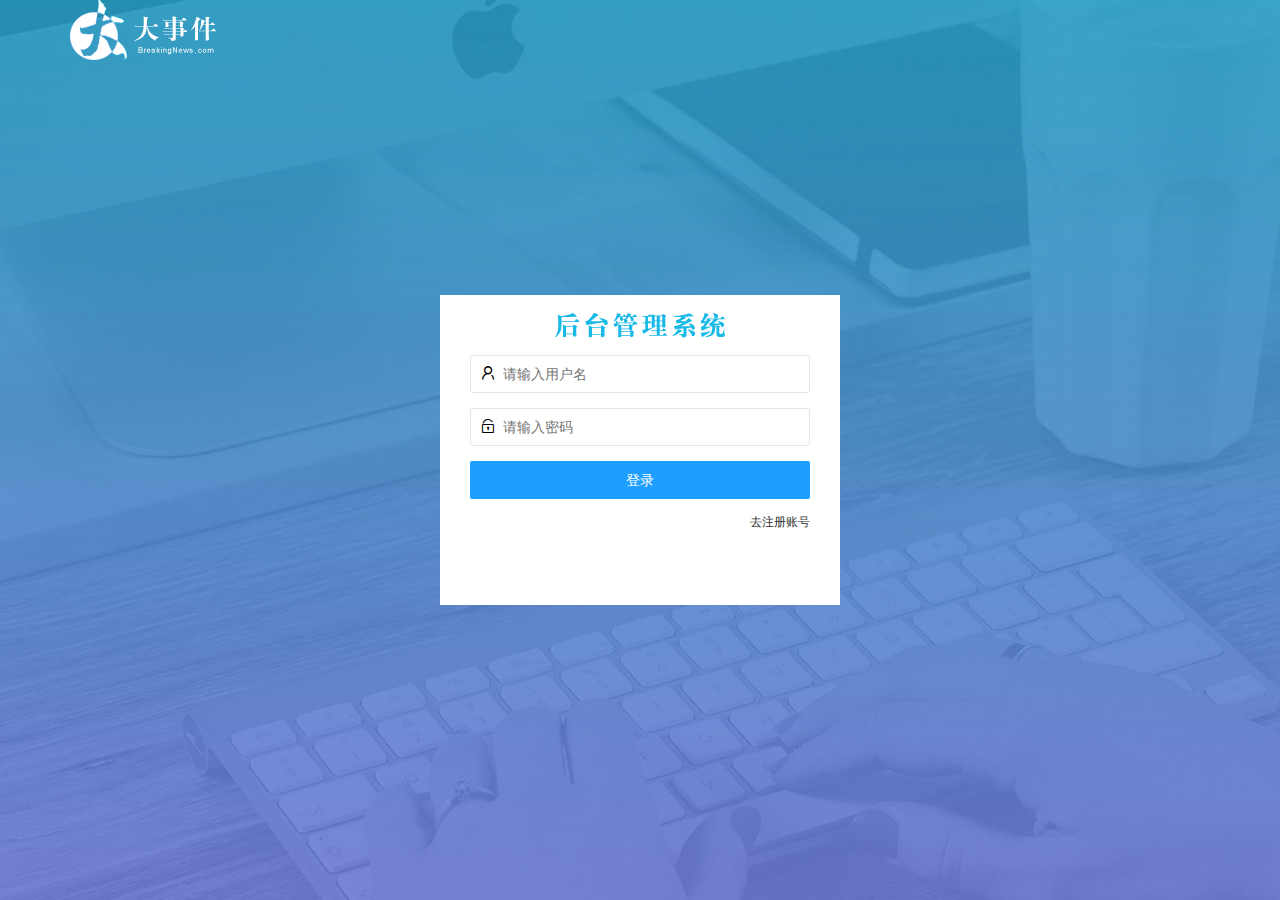
<file: login.html>
<!DOCTYPE html>
<html lang="en">

<head>
    <meta charset="UTF-8">
    <meta http-equiv="X-UA-Compatible" content="IE=edge">
    <meta name="viewport" content="width=device-width, initial-scale=1.0">
    <title>大事件-登录/注册</title>
    <!-- 导入自己的样式 -->
    <link rel="stylesheet" href="./assets/css/login.css">
    <!-- 导入layui样式 -->
    <link rel="stylesheet" href="./assets/lib/layui/css/layui.css">

</head>

<body>
    <!-- 头部 logo 区域 -->
    <div class="layui-main">
        <img src="./assets/images/logo.png" alt="">
    </div>
    <!-- 登录注册区域 -->
    <div class="loginAndRegBox">
        <div class="title-box"></div>
        <!-- 登录的div -->
        <div class="login-box">
            <!-- 登录的表单 -->
            <form class="layui-form" id="form_login">
                <!-- 用户名 -->
                <div class="layui-form-item">
                    <i class="layui-icon layui-icon-username"></i> 
                    <input type="text" name="username" required lay-verify="required" placeholder="请输入用户名"
                        autocomplete="off" class="layui-input">
                </div>
                <!-- 密码 -->
                <div class="layui-form-item">
                    <i class="layui-icon layui-icon-password"></i>
                    <input type="password" name="password" required lay-verify="required|pwd" placeholder="请输入密码"
                        autocomplete="off" class="layui-input">
                </div>
                <!-- 登录按钮 -->
                <div class="layui-form-item">
                    <button class="layui-btn layui-btn-fluid layui-btn-normal" lay-submit>登录</button>
                </div>
                <div class="layui-form-item links"> <a href="javascript:;" id="link_reg">去注册账号</a></div>
            </form>
         </div>
        <!-- 注册的div -->
        <div class="reg-box">
            <form class="layui-form" id="form_reg">
                <!-- 用户名 -->
                <div class="layui-form-item">
                    <i class="layui-icon layui-icon-username"></i> 
                    <input type="text" name="username" required lay-verify="required" placeholder="请输入用户名"
                        autocomplete="off" class="layui-input">
                </div>
                <!-- 密码 -->
                <div class="layui-form-item">
                    <i class="layui-icon layui-icon-password"></i>
                    <input type="password" name="password" required lay-verify="required|pwd" placeholder="请输入密码"
                        autocomplete="off" class="layui-input">
                </div>
                <!-- 再次确认密码 -->
                <div class="layui-form-item">
                    <i class="layui-icon layui-icon-password"></i>
                    <input type="password" name="repassword" required lay-verify="required|pwd|repwd" placeholder="请再次输入密码"
                        autocomplete="off" class="layui-input">
                </div>
                <!-- 登录按钮 -->
                <div class="layui-form-item">
                    <button class="layui-btn layui-btn-fluid layui-btn-normal" lay-submit>注册</button>
                </div>
                <div class="layui-form-item links"> <a href="javascript:;" id="link_login">去登录</a></div>
            </form>
            
        </div>

    </div>

    <!-- 导入Layui js文件 -->
    <script src="./assets/lib/layui/layui.all.js"></script>
    <!-- 导入jQuery -->
    <script src="./assets/lib/jquery.js"></script>
    <!-- 导入baseApi.js -->
    <script src="./assets/js/baseAPI.js"></script>
    <!-- 导入自己的js -->
    <Script src="./assets/js/login.js"></Script>
</body>

</html>
</file>
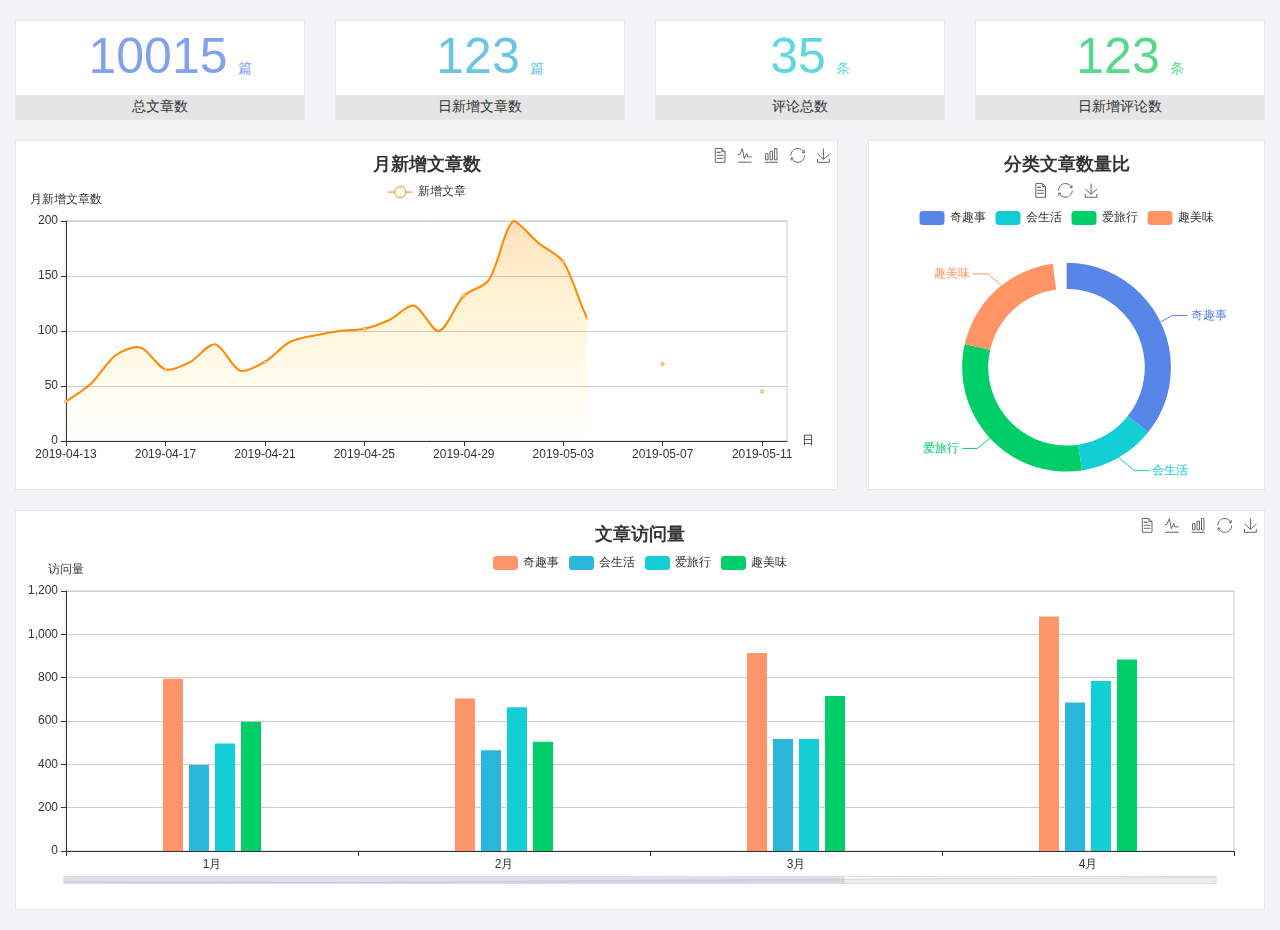
<file: home/dashboard.html>
<!DOCTYPE html>
<html lang="en">

<head>
  <meta charset="UTF-8">
  <meta name="viewport" content="width=device-width, initial-scale=1.0">
  <meta http-equiv="X-UA-Compatible" content="ie=edge">
  <title>图表统计</title>
  <link rel="stylesheet" href="../../assets/lib/bootstrap.css" />
  <link rel="stylesheet" href="../../assets/lib/main.css" />
  <script src="../../assets/lib/jquery.js"></script>
  <script type="text/javascript" src="../../assets/lib/echarts.min.js"></script>
</head>

<body>
  <div class="container-fluid">
    <div class="row spannel_list">
      <div class="col-sm-3 col-xs-6">
        <div class="spannel">
          <em>10015</em><span>篇</span>
          <b>总文章数</b>
        </div>
      </div>
      <div class="col-sm-3 col-xs-6">
        <div class="spannel scolor01">
          <em>123</em><span>篇</span>
          <b>日新增文章数</b>
        </div>
      </div>
      <div class="col-sm-3 col-xs-6">
        <div class="spannel scolor02">
          <em>35</em><span>条</span>
          <b>评论总数</b>
        </div>
      </div>
      <div class="col-sm-3 col-xs-6">
        <div class="spannel scolor03">
          <em>123</em><span>条</span>
          <b>日新增评论数</b>
        </div>
      </div>
    </div>
  </div>

  <div class="container-fluid">
    <div class="row curve-pie">
      <div class="col-lg-8 col-md-8">
        <div class="gragh_pannel" id="curve_show"></div>
      </div>
      <div class="col-lg-4 col-md-4">
        <div class="gragh_pannel" id="pie_show"></div>
      </div>
    </div>
  </div>

  <div class="container-fluid">
    <div class="column_pannel" id="column_show"></div>
  </div>

  <script>
    var oChart = echarts.init(document.getElementById('curve_show'));
    var aList_all = [
      { 'count': 36, 'date': '2019-04-13' },
      { 'count': 52, 'date': '2019-04-14' },
      { 'count': 78, 'date': '2019-04-15' },
      { 'count': 85, 'date': '2019-04-16' },
      { 'count': 65, 'date': '2019-04-17' },
      { 'count': 72, 'date': '2019-04-18' },
      { 'count': 88, 'date': '2019-04-19' },
      { 'count': 64, 'date': '2019-04-20' },
      { 'count': 72, 'date': '2019-04-21' },
      { 'count': 90, 'date': '2019-04-22' },
      { 'count': 96, 'date': '2019-04-23' },
      { 'count': 100, 'date': '2019-04-24' },
      { 'count': 102, 'date': '2019-04-25' },
      { 'count': 110, 'date': '2019-04-26' },
      { 'count': 123, 'date': '2019-04-27' },
      { 'count': 100, 'date': '2019-04-28' },
      { 'count': 132, 'date': '2019-04-29' },
      { 'count': 146, 'date': '2019-04-30' },
      { 'count': 200, 'date': '2019-05-01' },
      { 'count': 180, 'date': '2019-05-02' },
      { 'count': 163, 'date': '2019-05-03' },
      { 'count': 110, 'date': '2019-05-04' },
      { 'count': 80, 'date': '2019-05-05' },
      { 'count': 82, 'date': '2019-05-06' },
      { 'count': 70, 'date': '2019-05-07' },
      { 'count': 65, 'date': '2019-05-08' },
      { 'count': 54, 'date': '2019-05-09' },
      { 'count': 40, 'date': '2019-05-10' },
      { 'count': 45, 'date': '2019-05-11' },
      { 'count': 38, 'date': '2019-05-12' },
    ];

    let aCount = [];
    let aDate = [];

    for (var i = 0; i < aList_all.length; i++) {
      aCount.push(aList_all[i].count);
      aDate.push(aList_all[i].date);
    }

    var chartopt = {
      title: {
        text: '月新增文章数',
        left: 'center',
        top: '10'
      },
      tooltip: {
        trigger: 'axis'
      },
      legend: {
        data: ['新增文章'],
        top: '40'
      },
      toolbox: {
        show: true,
        feature: {
          mark: { show: true },
          dataView: { show: true, readOnly: false },
          magicType: { show: true, type: ['line', 'bar'] },
          restore: { show: true },
          saveAsImage: { show: true }
        }
      },
      calculable: true,
      xAxis: [
        {
          name: '日',
          type: 'category',
          boundaryGap: false,
          data: aDate
        }
      ],
      yAxis: [
        {
          name: '月新增文章数',
          type: 'value'
        }
      ],
      series: [
        {
          name: '新增文章',
          type: 'line',
          smooth: true,
          itemStyle: { normal: { areaStyle: { type: 'default' }, color: '#f80' }, lineStyle: { color: '#f80' } },
          data: aCount
        }],
      areaStyle: {
        normal: {
          color: new echarts.graphic.LinearGradient(0, 0, 0, 1, [{
            offset: 0,
            color: 'rgba(255,136,0,0.39)'
          }, {
            offset: .34,
            color: 'rgba(255,180,0,0.25)'
          }, {
            offset: 1,
            color: 'rgba(255,222,0,0.00)'
          }])

        }
      },
      grid: {
        show: true,
        x: 50,
        x2: 50,
        y: 80,
        height: 220
      }
    };

    oChart.setOption(chartopt);


    var oPie = echarts.init(document.getElementById('pie_show'));
    var oPieopt =
    {
      title: {
        top: 10,
        text: '分类文章数量比',
        x: 'center'
      },
      tooltip: {
        trigger: 'item',
        formatter: "{a} <br/>{b} : {c} ({d}%)"
      },
      color: ['#5885e8', '#13cfd5', '#00ce68', '#ff9565'],
      legend: {
        x: 'center',
        top: 65,
        data: ['奇趣事', '会生活', '爱旅行', '趣美味']
      },
      toolbox: {
        show: true,
        x: 'center',
        top: 35,
        feature: {
          mark: { show: true },
          dataView: { show: true, readOnly: false },
          magicType: {
            show: true,
            type: ['pie', 'funnel'],
            option: {
              funnel: {
                x: '25%',
                width: '50%',
                funnelAlign: 'left',
                max: 1548
              }
            }
          },
          restore: { show: true },
          saveAsImage: { show: true }
        }
      },
      calculable: true,
      series: [
        {
          name: '访问来源',
          type: 'pie',
          radius: ['45%', '60%'],
          center: ['50%', '65%'],
          data: [
            { value: 300, name: '奇趣事' },
            { value: 100, name: '会生活' },
            { value: 260, name: '爱旅行' },
            { value: 180, name: '趣美味' }
          ]
        }
      ]
    };
    oPie.setOption(oPieopt);



    var oColumn = this.echarts.init(document.getElementById('column_show'));
    var oColumnopt =
    {
      title: {
        text: '文章访问量',
        left: 'center',
        top: '10'
      },
      tooltip: {
        trigger: 'axis'
      },
      legend: {
        data: ['奇趣事', '会生活', '爱旅行', '趣美味'],
        top: '40'
      },
      toolbox: {
        show: true,
        feature: {
          mark: { show: true },
          dataView: { show: true, readOnly: false },
          magicType: { show: true, type: ['line', 'bar'] },
          restore: { show: true },
          saveAsImage: { show: true }
        }
      },
      calculable: true,
      xAxis: [
        {
          type: 'category',
          data: ['1月', '2月', '3月', '4月', '5月']
        }
      ],
      yAxis: [
        {
          name: '访问量',
          type: 'value'
        }
      ],
      series: [
        {
          name: '奇趣事',
          type: 'bar',
          barWidth: 20,
          itemStyle: {
            normal: { areaStyle: { type: 'default' }, color: '#fd956a' }
          },
          data: [800, 708, 920, 1090, 1200]
        },
        {
          name: '会生活',
          type: 'bar',
          barWidth: 20,
          itemStyle: {
            normal: { areaStyle: { type: 'default' }, color: '#2bb6db' }
          },
          data: [400, 468, 520, 690, 800]
        },
        {
          name: '爱旅行',
          type: 'bar',
          barWidth: 20,
          itemStyle: {
            normal: { areaStyle: { type: 'default' }, color: '#13cfd5' }
          },
          data: [500, 668, 520, 790, 900]
        },
        {
          name: '趣美味',
          type: 'bar',
          barWidth: 20,
          itemStyle: {
            normal: { areaStyle: { type: 'default' }, color: '#00ce68' }
          },
          data: [600, 508, 720, 890, 1000]
        }
      ],
      grid: {
        show: true,
        x: 50,
        x2: 30,
        y: 80,
        height: 260
      },
      dataZoom: [//给x轴设置滚动条
        {
          start: 0,//默认为0
          end: 100 - 1000 / 31,//默认为100
          type: 'slider',
          show: true,
          xAxisIndex: [0],
          handleSize: 0,//滑动条的 左右2个滑动条的大小
          height: 8,//组件高度
          left: 45, //左边的距离
          right: 50,//右边的距离
          bottom: 26,//右边的距离
          handleColor: '#ddd',//h滑动图标的颜色
          handleStyle: {
            borderColor: "#cacaca",
            borderWidth: "1",
            shadowBlur: 2,
            background: "#ddd",
            shadowColor: "#ddd",
          }
        }]
    };
    oColumn.setOption(oColumnopt);
  </script>
</body>

</html>
</file>
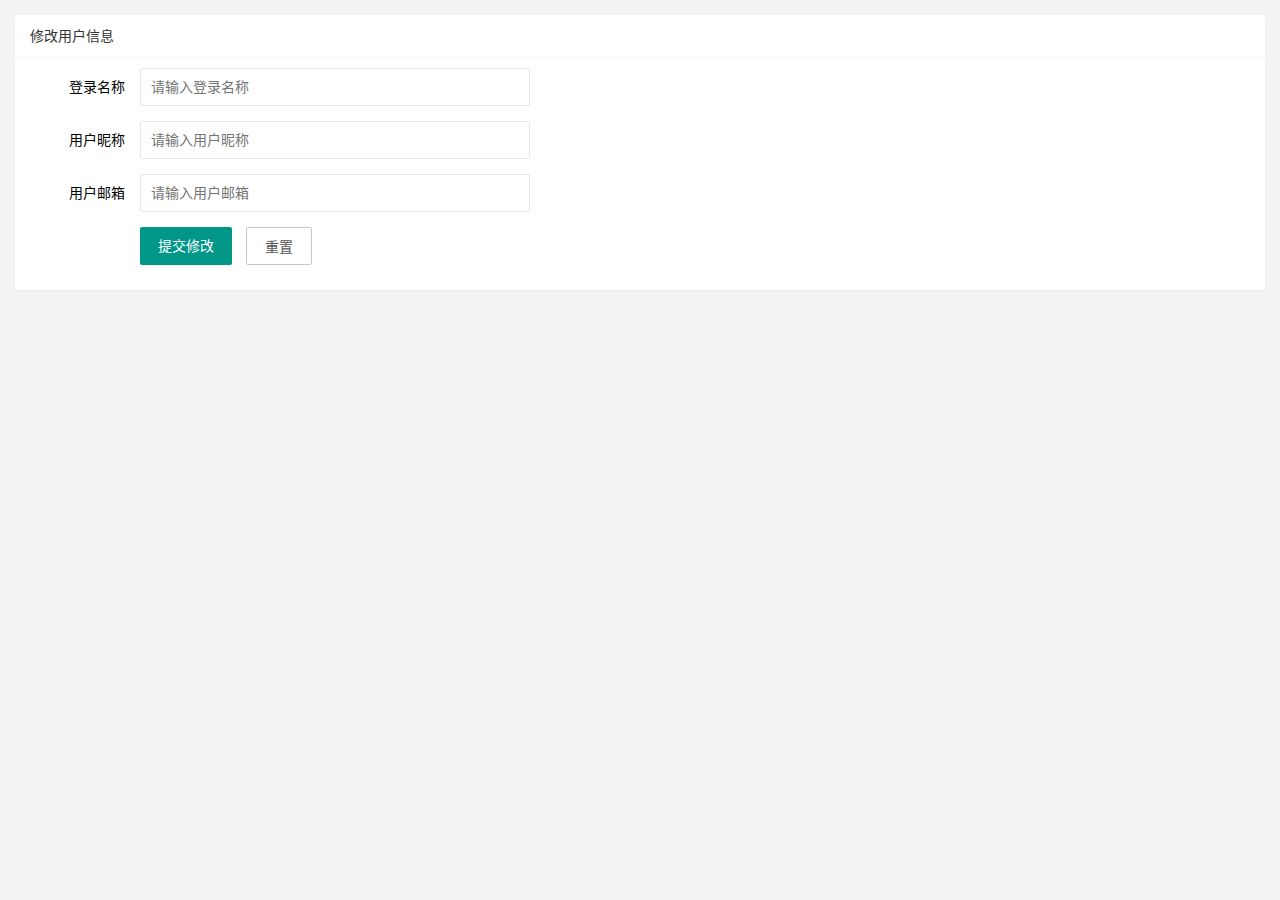
<file: user/user-info.html>
<!DOCTYPE html>
<html lang="zh-CN">

<head>
    <meta charset="UTF-8">
    <meta name="viewport"
        content="width=device-width, user-scalable=no, initial-scale=1.0, maximum-scale=1.0, minimum-scale=1.0">
    <meta http-equiv="X-UA-Compatible" content="ie=edge">
    <link rel="stylesheet" href="../assets/lib/layui/css/layui.css">
    <link rel="stylesheet" href="../assets/css/user/user_info.css">
    <title>Document</title>
</head>

<body>
    <div class="layui-card">
        <div class="layui-card-header">修改用户信息</div>
        <div class="layui-card-body">
            <!-- 表单区域 -->
            <form class="layui-form" lay-filter="formUserInfo">
                <!-- 这是隐藏域 -->
                <input type="hidden" name="id" value="">
                <div class="layui-form-item">
                    <label class="layui-form-label">登录名称</label>
                    <div class="layui-input-block">
                        <input type="text" name="username" required lay-verify="required" placeholder="请输入登录名称"
                            autocomplete="off" class="layui-input" readonly>
                    </div>
                </div>
                <div class="layui-form-item">
                    <label class="layui-form-label">用户昵称</label>
                    <div class="layui-input-block">
                        <input type="text" name="nickname" required lay-verify="required|nickname" placeholder="请输入用户昵称"
                            autocomplete="off" class="layui-input">
                    </div>
                </div>
                <div class="layui-form-item">
                    <label class="layui-form-label">用户邮箱</label>
                    <div class="layui-input-block">
                        <input type="text" name="email" required lay-verify="required|email" placeholder="请输入用户邮箱"
                            autocomplete="off" class="layui-input">
                    </div>
                </div>
                <div class="layui-form-item">
                    <div class="layui-input-block">
                      <button class="layui-btn" lay-submit lay-filter="formDemo">提交修改</button>
                      <button type="reset" class="layui-btn layui-btn-primary" id="binReset">重置</button>
                    </div>
                  </div>
            </form>
        </div>
    </div>

    <script src="../assets/lib/layui/layui.all.js"></script>
    <script src="../assets/lib/jquery.js"></script>
    <script src="../assets/js/baseAPI.js"></script>
    <script src="../assets/js/user/user_info.js"></script>
</body>

</html>
</file>
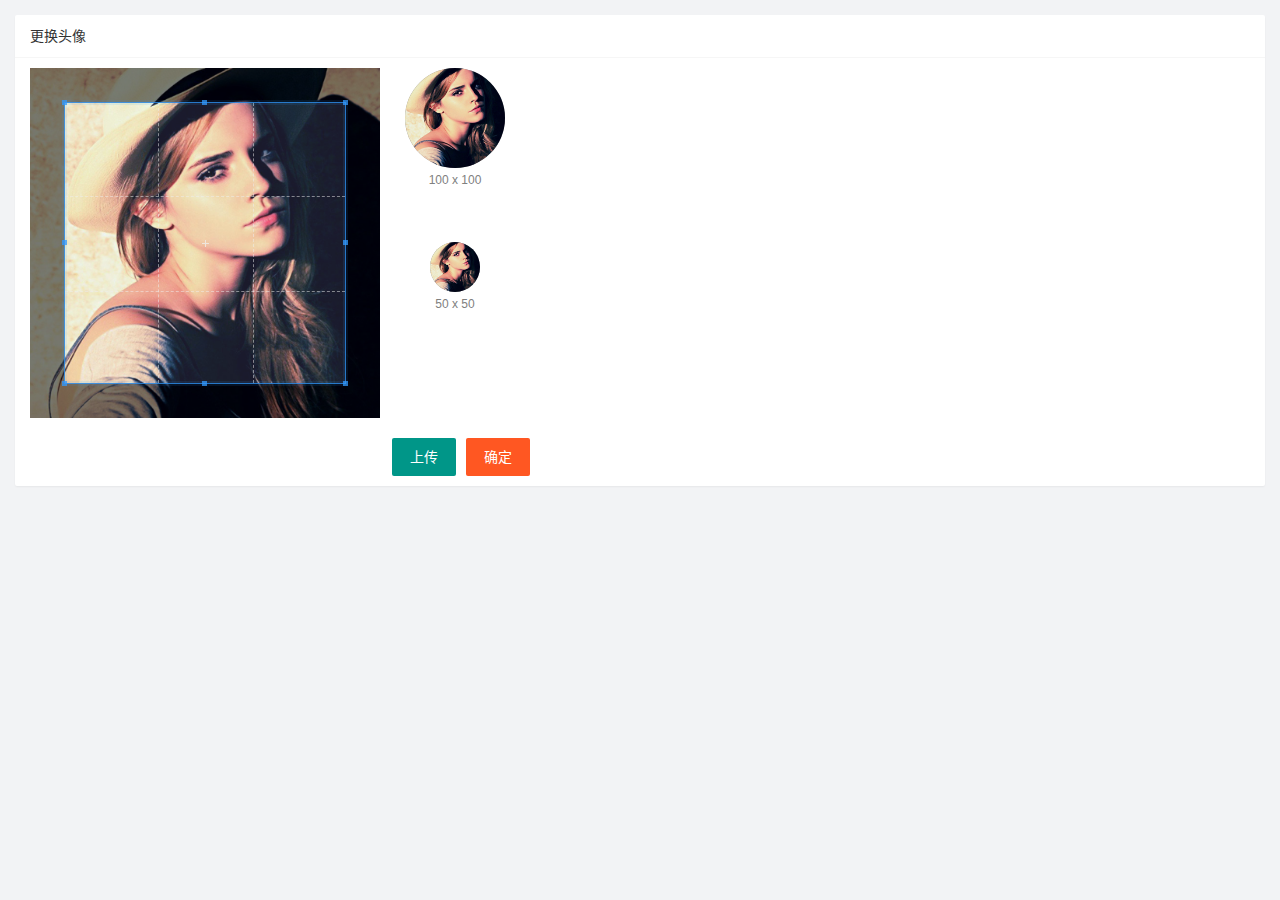
<file: user/user_avatar.html>
<!DOCTYPE html>
<html lang="zh-CN">

<head>
    <meta charset="UTF-8">
    <meta name="viewport"
        content="width=device-width, user-scalable=no, initial-scale=1.0, maximum-scale=1.0, minimum-scale=1.0">
    <meta http-equiv="X-UA-Compatible" content="ie=edge">
    <title>Document</title>
    <link rel="stylesheet" href="../assets/lib/layui/css/layui.css">
    <link rel="stylesheet" href="../assets/lib/cropper/cropper.css" />
    <link rel="stylesheet" href="../assets/css/user/user_avatar.css">
</head>

<body>
    <div class="layui-card">
        <div class="layui-card-header">更换头像</div>
        <div class="layui-card-body">
            <!-- 第一行的图片裁剪和预览区域 -->
            <div class="row1">
                <!-- 图片裁剪区域 -->
                <div class="cropper-box">
                    <!-- 这个 img 标签很重要，将来会把它初始化为裁剪区域 -->
                    <img id="image" src="/assets/images/sample.jpg" />
                </div>
                <!-- 图片的预览区域 -->
                <div class="preview-box">
                    <div>
                        <!-- 宽高为 100px 的预览区域 -->
                        <div class="img-preview w100"></div>
                        <p class="size">100 x 100</p>
                    </div>
                    <div>
                        <!-- 宽高为 50px 的预览区域 -->
                        <div class="img-preview w50"></div>
                        <p class="size">50 x 50</p>
                    </div>
                </div>
            </div>

            <!-- 第二行的按钮区域 -->
            <div class="row2">
                <!-- 通过accept属性 允许用户选择什么类型的文件 -->
                <input type="file" id="file" accept="image/png,image/jpeg,image/webp">
                <button type="button" class="layui-btn" id="btnChooseImag">上传</button>
                <button type="button" class="layui-btn layui-btn-danger" id="btnUpload">确定</button>
            </div>
        </div>
    </div>




    <script src="../assets/lib/jquery.js"></script>
    <script src="../assets/lib/layui/layui.all.js"></script>
    <script src="../assets/js/baseAPI.js"></script>
    <script src="/assets/lib/cropper/Cropper.js"></script>
    <script src="/assets/lib/cropper/jquery-cropper.js"></script>
    <script src="../assets/js/user/user_avatar.js"></script>

</body>

</html>
</file>
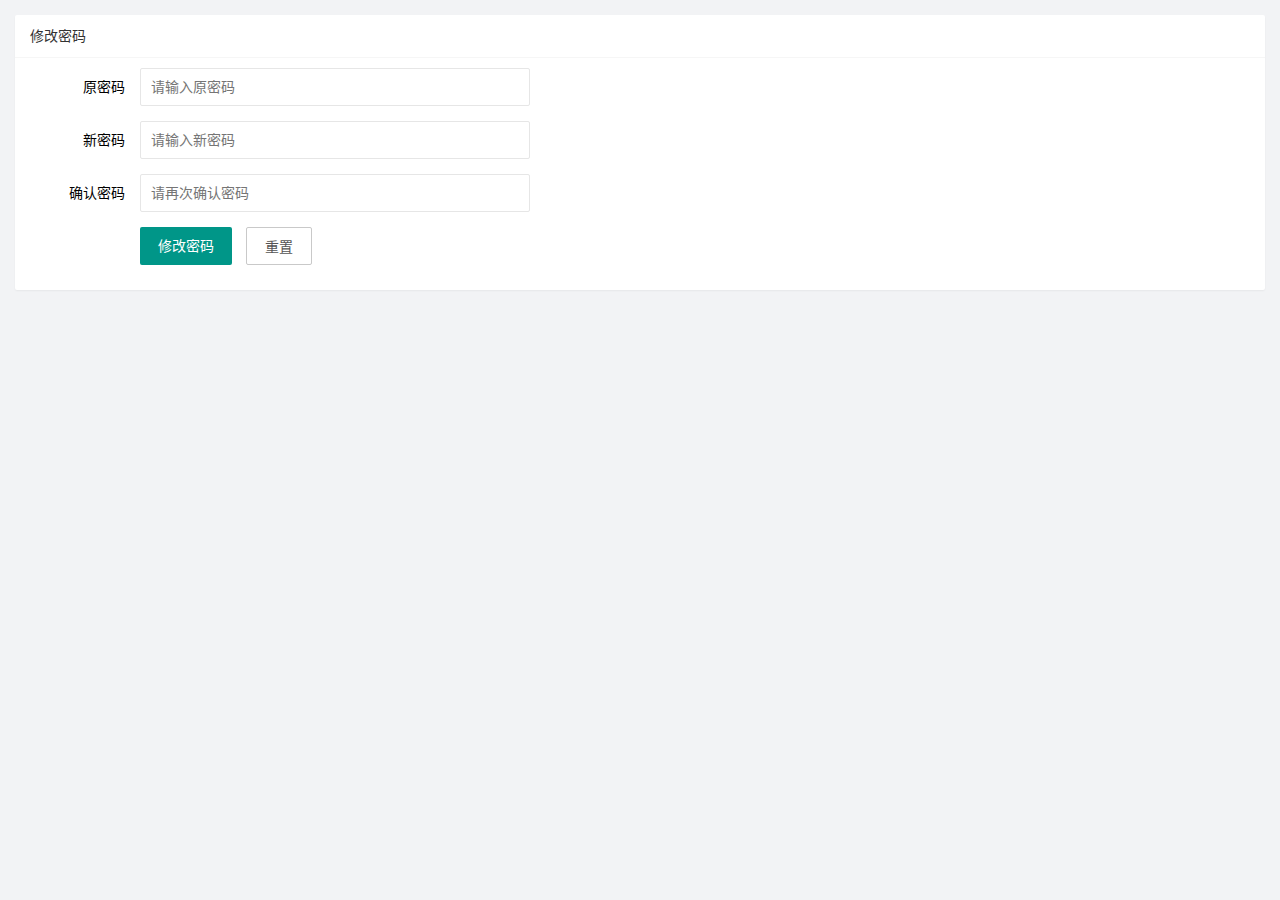
<file: user/user_pwd.html>
<!DOCTYPE html>
<html lang="zh-CN">

<head>
    <meta charset="UTF-8">
    <meta name="viewport" content="width=device-width, user-scalable=no, initial-scale=1.0, maximum-scale=1.0, minimum-scale=1.0">
    <meta http-equiv="X-UA-Compatible" content="ie=edge">
    <title>Document</title>
    <link rel="stylesheet" href="../assets/lib/layui/css/layui.css">
    <link rel="stylesheet" href="../assets/css/user/user_pwd.css">
</head>

<body>
    <div class="layui-card">
        <div class="layui-card-header">修改密码</div>
        <div class="layui-card-body">
            <!-- 表单区域 -->
            <form class="layui-form" lay-filter="formUserInfo">
                <div class="layui-form-item">
                    <label class="layui-form-label">原密码</label>
                    <div class="layui-input-block">
                        <input type="password" name="oldPwd" required lay-verify="required|pwd" placeholder="请输入原密码"
                            autocomplete="off" class="layui-input" >
                    </div>
                </div>
                <div class="layui-form-item">
                    <label class="layui-form-label">新密码</label>
                    <div class="layui-input-block">
                        <input type="password" name="newPwd" required lay-verify="required|pwd|samPwd" placeholder="请输入新密码"
                            autocomplete="off" class="layui-input">
                    </div>
                </div>
                <div class="layui-form-item">
                    <label class="layui-form-label">确认密码</label>
                    <div class="layui-input-block">
                        <input type="password" name="rePwd" required lay-verify="required|pwd|rePwd" placeholder="请再次确认密码"
                            autocomplete="off" class="layui-input">
                    </div>
                </div>
                <div class="layui-form-item">
                    <div class="layui-input-block">
                      <button class="layui-btn" lay-submit lay-filter="formDemo">修改密码</button>
                      <button type="reset" class="layui-btn layui-btn-primary" id="binReset">重置</button>
                    </div>
                  </div>
            </form>
        </div>
      </div>

      <script src="../assets/lib/layui/layui.all.js"></script>
      <script src="../assets/lib/jquery.js"></script>
      <script src="../assets/js/baseAPI.js"></script>
      <script src="../assets/js/user/user_pwd.js"></script>
</body>

</html>
</file>
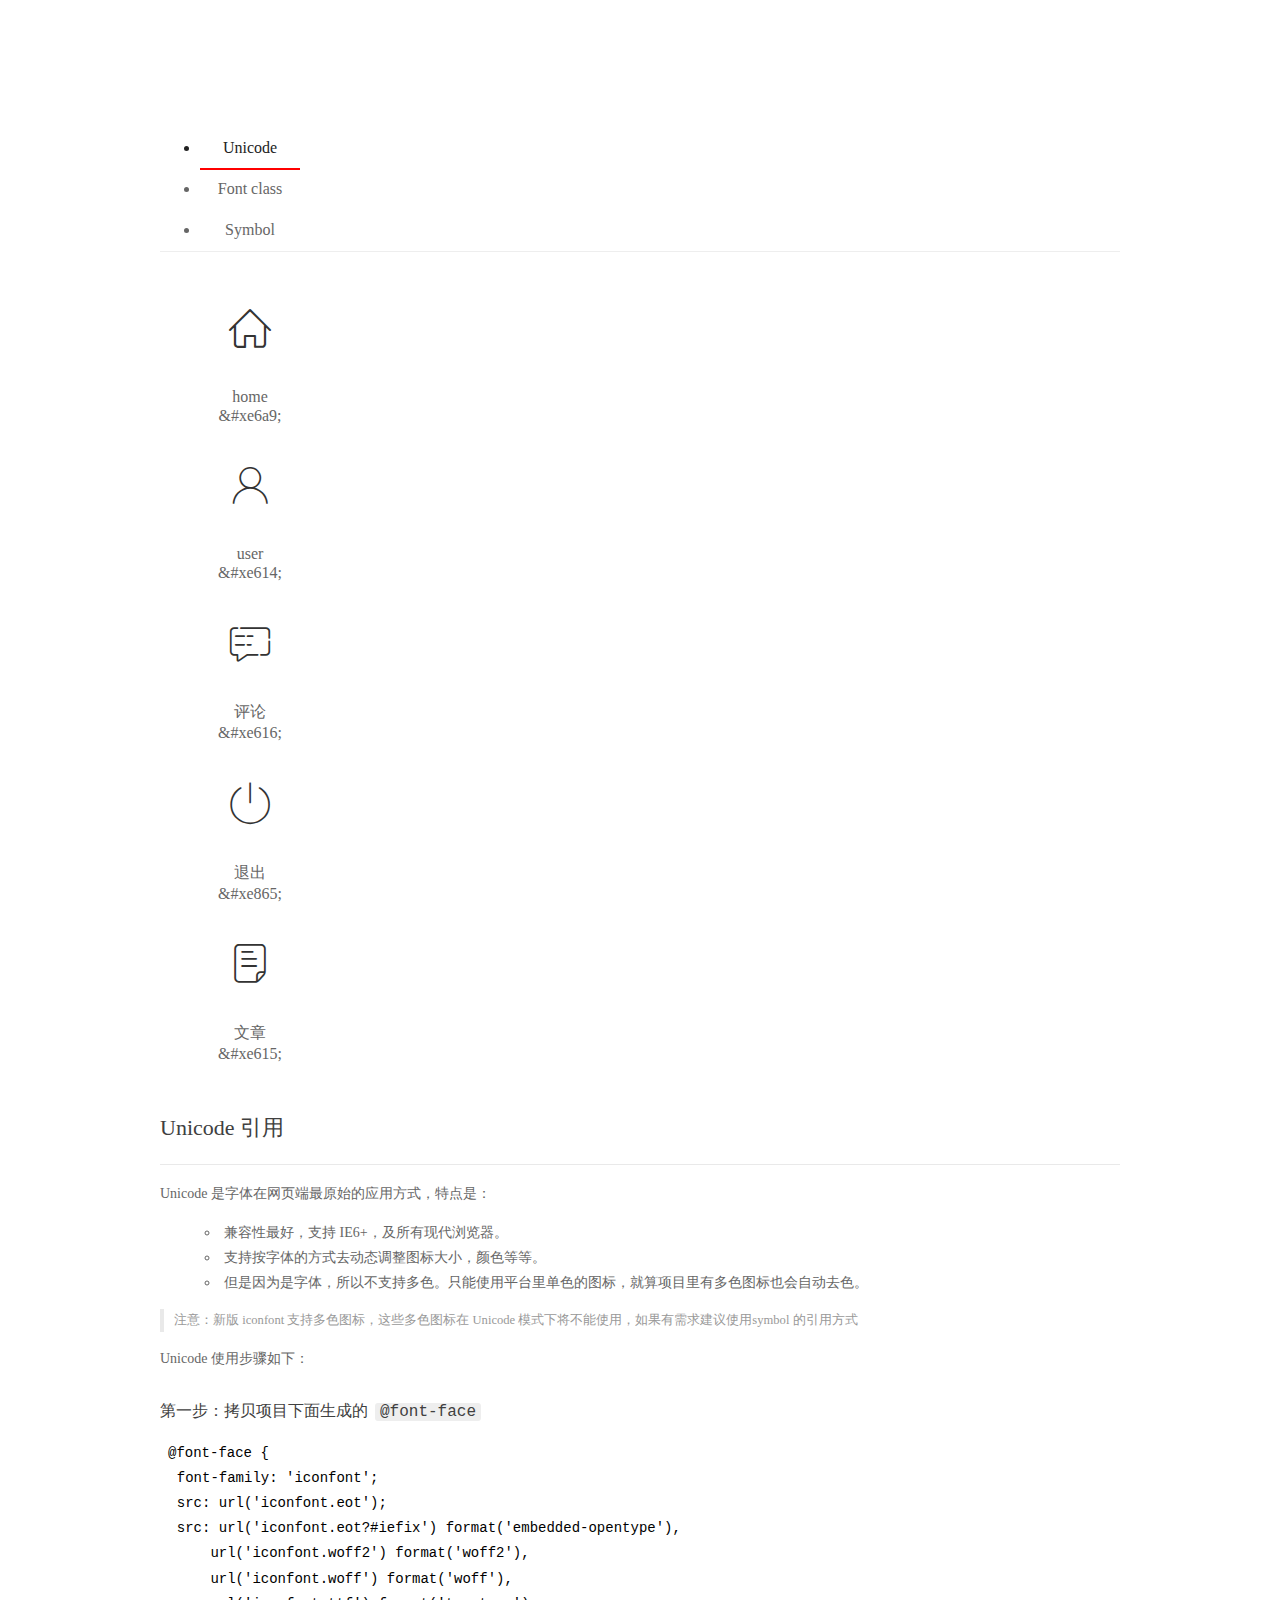
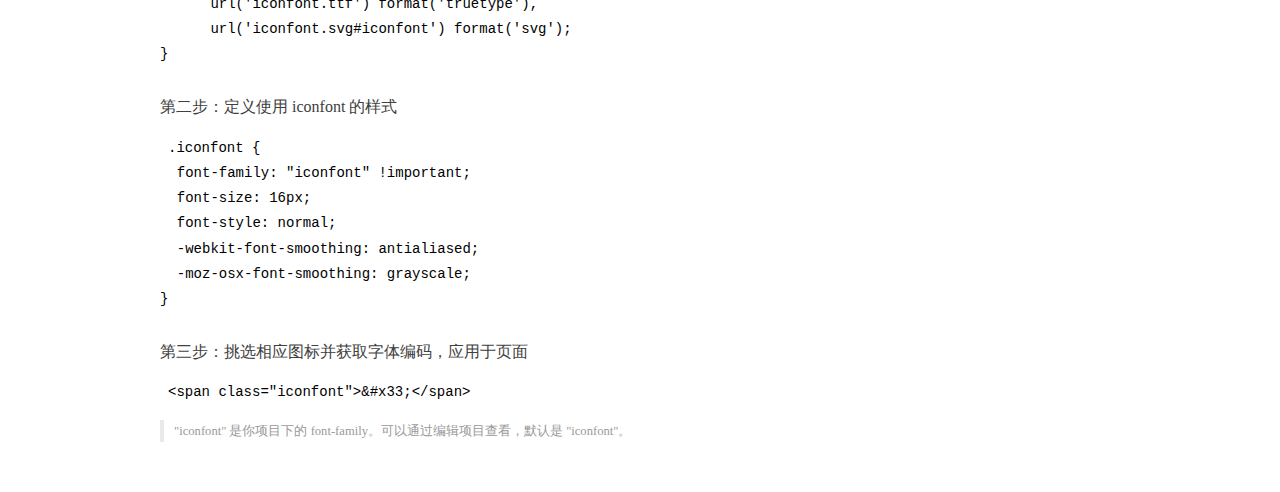
<file: assets/fonts/demo_index.html>
<!DOCTYPE html>
<html>
<head>
  <meta charset="utf-8"/>
  <title>IconFont Demo</title>
  <link rel="shortcut icon" href="https://gtms04.alicdn.com/tps/i4/TB1_oz6GVXXXXaFXpXXJDFnIXXX-64-64.ico" type="image/x-icon"/>
  <link rel="stylesheet" href="https://g.alicdn.com/thx/cube/1.3.2/cube.min.css">
  <link rel="stylesheet" href="demo.css">
  <link rel="stylesheet" href="iconfont.css">
  <script src="iconfont.js"></script>
  <!-- jQuery -->
  <script src="https://a1.alicdn.com/oss/uploads/2018/12/26/7bfddb60-08e8-11e9-9b04-53e73bb6408b.js"></script>
  <!-- 代码高亮 -->
  <script src="https://a1.alicdn.com/oss/uploads/2018/12/26/a3f714d0-08e6-11e9-8a15-ebf944d7534c.js"></script>
</head>
<body>
  <div class="main">
    <h1 class="logo"><a href="https://www.iconfont.cn/" title="iconfont 首页" target="_blank">&#xe86b;</a></h1>
    <div class="nav-tabs">
      <ul id="tabs" class="dib-box">
        <li class="dib active"><span>Unicode</span></li>
        <li class="dib"><span>Font class</span></li>
        <li class="dib"><span>Symbol</span></li>
      </ul>
      
    </div>
    <div class="tab-container">
      <div class="content unicode" style="display: block;">
          <ul class="icon_lists dib-box">
          
            <li class="dib">
              <span class="icon iconfont">&#xe6a9;</span>
                <div class="name">home</div>
                <div class="code-name">&amp;#xe6a9;</div>
              </li>
          
            <li class="dib">
              <span class="icon iconfont">&#xe614;</span>
                <div class="name">user</div>
                <div class="code-name">&amp;#xe614;</div>
              </li>
          
            <li class="dib">
              <span class="icon iconfont">&#xe616;</span>
                <div class="name">评论</div>
                <div class="code-name">&amp;#xe616;</div>
              </li>
          
            <li class="dib">
              <span class="icon iconfont">&#xe865;</span>
                <div class="name">退出</div>
                <div class="code-name">&amp;#xe865;</div>
              </li>
          
            <li class="dib">
              <span class="icon iconfont">&#xe615;</span>
                <div class="name">文章</div>
                <div class="code-name">&amp;#xe615;</div>
              </li>
          
          </ul>
          <div class="article markdown">
          <h2 id="unicode-">Unicode 引用</h2>
          <hr>

          <p>Unicode 是字体在网页端最原始的应用方式，特点是：</p>
          <ul>
            <li>兼容性最好，支持 IE6+，及所有现代浏览器。</li>
            <li>支持按字体的方式去动态调整图标大小，颜色等等。</li>
            <li>但是因为是字体，所以不支持多色。只能使用平台里单色的图标，就算项目里有多色图标也会自动去色。</li>
          </ul>
          <blockquote>
            <p>注意：新版 iconfont 支持多色图标，这些多色图标在 Unicode 模式下将不能使用，如果有需求建议使用symbol 的引用方式</p>
          </blockquote>
          <p>Unicode 使用步骤如下：</p>
          <h3 id="-font-face">第一步：拷贝项目下面生成的 <code>@font-face</code></h3>
<pre><code class="language-css"
>@font-face {
  font-family: 'iconfont';
  src: url('iconfont.eot');
  src: url('iconfont.eot?#iefix') format('embedded-opentype'),
      url('iconfont.woff2') format('woff2'),
      url('iconfont.woff') format('woff'),
      url('iconfont.ttf') format('truetype'),
      url('iconfont.svg#iconfont') format('svg');
}
</code></pre>
          <h3 id="-iconfont-">第二步：定义使用 iconfont 的样式</h3>
<pre><code class="language-css"
>.iconfont {
  font-family: "iconfont" !important;
  font-size: 16px;
  font-style: normal;
  -webkit-font-smoothing: antialiased;
  -moz-osx-font-smoothing: grayscale;
}
</code></pre>
          <h3 id="-">第三步：挑选相应图标并获取字体编码，应用于页面</h3>
<pre>
<code class="language-html"
>&lt;span class="iconfont"&gt;&amp;#x33;&lt;/span&gt;
</code></pre>
          <blockquote>
            <p>"iconfont" 是你项目下的 font-family。可以通过编辑项目查看，默认是 "iconfont"。</p>
          </blockquote>
          </div>
      </div>
      <div class="content font-class">
        <ul class="icon_lists dib-box">
          
          <li class="dib">
            <span class="icon iconfont icon-home"></span>
            <div class="name">
              home
            </div>
            <div class="code-name">.icon-home
            </div>
          </li>
          
          <li class="dib">
            <span class="icon iconfont icon-user"></span>
            <div class="name">
              user
            </div>
            <div class="code-name">.icon-user
            </div>
          </li>
          
          <li class="dib">
            <span class="icon iconfont icon-pinglun"></span>
            <div class="name">
              评论
            </div>
            <div class="code-name">.icon-pinglun
            </div>
          </li>
          
          <li class="dib">
            <span class="icon iconfont icon-tuichu"></span>
            <div class="name">
              退出
            </div>
            <div class="code-name">.icon-tuichu
            </div>
          </li>
          
          <li class="dib">
            <span class="icon iconfont icon-16"></span>
            <div class="name">
              文章
            </div>
            <div class="code-name">.icon-16
            </div>
          </li>
          
        </ul>
        <div class="article markdown">
        <h2 id="font-class-">font-class 引用</h2>
        <hr>

        <p>font-class 是 Unicode 使用方式的一种变种，主要是解决 Unicode 书写不直观，语意不明确的问题。</p>
        <p>与 Unicode 使用方式相比，具有如下特点：</p>
        <ul>
          <li>兼容性良好，支持 IE8+，及所有现代浏览器。</li>
          <li>相比于 Unicode 语意明确，书写更直观。可以很容易分辨这个 icon 是什么。</li>
          <li>因为使用 class 来定义图标，所以当要替换图标时，只需要修改 class 里面的 Unicode 引用。</li>
          <li>不过因为本质上还是使用的字体，所以多色图标还是不支持的。</li>
        </ul>
        <p>使用步骤如下：</p>
        <h3 id="-fontclass-">第一步：引入项目下面生成的 fontclass 代码：</h3>
<pre><code class="language-html">&lt;link rel="stylesheet" href="./iconfont.css"&gt;
</code></pre>
        <h3 id="-">第二步：挑选相应图标并获取类名，应用于页面：</h3>
<pre><code class="language-html">&lt;span class="iconfont icon-xxx"&gt;&lt;/span&gt;
</code></pre>
        <blockquote>
          <p>"
            iconfont" 是你项目下的 font-family。可以通过编辑项目查看，默认是 "iconfont"。</p>
        </blockquote>
      </div>
      </div>
      <div class="content symbol">
          <ul class="icon_lists dib-box">
          
            <li class="dib">
                <svg class="icon svg-icon" aria-hidden="true">
                  <use xlink:href="#icon-home"></use>
                </svg>
                <div class="name">home</div>
                <div class="code-name">#icon-home</div>
            </li>
          
            <li class="dib">
                <svg class="icon svg-icon" aria-hidden="true">
                  <use xlink:href="#icon-user"></use>
                </svg>
                <div class="name">user</div>
                <div class="code-name">#icon-user</div>
            </li>
          
            <li class="dib">
                <svg class="icon svg-icon" aria-hidden="true">
                  <use xlink:href="#icon-pinglun"></use>
                </svg>
                <div class="name">评论</div>
                <div class="code-name">#icon-pinglun</div>
            </li>
          
            <li class="dib">
                <svg class="icon svg-icon" aria-hidden="true">
                  <use xlink:href="#icon-tuichu"></use>
                </svg>
                <div class="name">退出</div>
                <div class="code-name">#icon-tuichu</div>
            </li>
          
            <li class="dib">
                <svg class="icon svg-icon" aria-hidden="true">
                  <use xlink:href="#icon-16"></use>
                </svg>
                <div class="name">文章</div>
                <div class="code-name">#icon-16</div>
            </li>
          
          </ul>
          <div class="article markdown">
          <h2 id="symbol-">Symbol 引用</h2>
          <hr>

          <p>这是一种全新的使用方式，应该说这才是未来的主流，也是平台目前推荐的用法。相关介绍可以参考这篇<a href="">文章</a>
            这种用法其实是做了一个 SVG 的集合，与另外两种相比具有如下特点：</p>
          <ul>
            <li>支持多色图标了，不再受单色限制。</li>
            <li>通过一些技巧，支持像字体那样，通过 <code>font-size</code>, <code>color</code> 来调整样式。</li>
            <li>兼容性较差，支持 IE9+，及现代浏览器。</li>
            <li>浏览器渲染 SVG 的性能一般，还不如 png。</li>
          </ul>
          <p>使用步骤如下：</p>
          <h3 id="-symbol-">第一步：引入项目下面生成的 symbol 代码：</h3>
<pre><code class="language-html">&lt;script src="./iconfont.js"&gt;&lt;/script&gt;
</code></pre>
          <h3 id="-css-">第二步：加入通用 CSS 代码（引入一次就行）：</h3>
<pre><code class="language-html">&lt;style&gt;
.icon {
  width: 1em;
  height: 1em;
  vertical-align: -0.15em;
  fill: currentColor;
  overflow: hidden;
}
&lt;/style&gt;
</code></pre>
          <h3 id="-">第三步：挑选相应图标并获取类名，应用于页面：</h3>
<pre><code class="language-html">&lt;svg class="icon" aria-hidden="true"&gt;
  &lt;use xlink:href="#icon-xxx"&gt;&lt;/use&gt;
&lt;/svg&gt;
</code></pre>
          </div>
      </div>

    </div>
  </div>
  <script>
  $(document).ready(function () {
      $('.tab-container .content:first').show()

      $('#tabs li').click(function (e) {
        var tabContent = $('.tab-container .content')
        var index = $(this).index()

        if ($(this).hasClass('active')) {
          return
        } else {
          $('#tabs li').removeClass('active')
          $(this).addClass('active')

          tabContent.hide().eq(index).fadeIn()
        }
      })
    })
  </script>
</body>
</html>
</file>
<file: assets/css/login.css>
html,
body {
    margin: 0;
    padding: 0;
    height: 100%;
    width: 100%;
    background: url('/assets/images/login_bg.jpg') no-repeat center;
    background-size: cover;
}

.loginAndRegBox {
    width: 400px;
    height: 310px;
    background-color: #fff;
    position: absolute;
    left: 50%;
    top: 50%;
    transform: translate(-50%, -50%);
}

.title-box {
    height: 60px;
    background: url(/assets/images/login_title.png) no-repeat center;
}

.reg-box {
    display: none;
}

.layui-form {
    padding: 0 30px;
}

.links {
    display: flex;
    justify-content: end;
}

.links a {
    font-size: 12px;
}

.layui-form-item {
    position: relative;
}

.layui-icon {
    position: absolute;
    left: 10px;
    top: 10px;
}

.layui-form-item .layui-input {
    padding-left: 32px;
}
</file>
<file: assets/lib/layui/css/layui.css>
/** layui-v2.5.5 MIT License By https://www.layui.com */
 .layui-inline,img{display:inline-block;vertical-align:middle}h1,h2,h3,h4,h5,h6{font-weight:400}.layui-edge,.layui-header,.layui-inline,.layui-main{position:relative}.layui-body,.layui-edge,.layui-elip{overflow:hidden}.layui-btn,.layui-edge,.layui-inline,img{vertical-align:middle}.layui-btn,.layui-disabled,.layui-icon,.layui-unselect{-moz-user-select:none;-webkit-user-select:none;-ms-user-select:none}.layui-elip,.layui-form-checkbox span,.layui-form-pane .layui-form-label{text-overflow:ellipsis;white-space:nowrap}.layui-breadcrumb,.layui-tree-btnGroup{visibility:hidden}blockquote,body,button,dd,div,dl,dt,form,h1,h2,h3,h4,h5,h6,input,li,ol,p,pre,td,textarea,th,ul{margin:0;padding:0;-webkit-tap-highlight-color:rgba(0,0,0,0)}a:active,a:hover{outline:0}img{border:none}li{list-style:none}table{border-collapse:collapse;border-spacing:0}h4,h5,h6{font-size:100%}button,input,optgroup,option,select,textarea{font-family:inherit;font-size:inherit;font-style:inherit;font-weight:inherit;outline:0}pre{white-space:pre-wrap;white-space:-moz-pre-wrap;white-space:-pre-wrap;white-space:-o-pre-wrap;word-wrap:break-word}body{line-height:24px;font:14px Helvetica Neue,Helvetica,PingFang SC,Tahoma,Arial,sans-serif}hr{height:1px;margin:10px 0;border:0;clear:both}a{color:#333;text-decoration:none}a:hover{color:#777}a cite{font-style:normal;*cursor:pointer}.layui-border-box,.layui-border-box *{box-sizing:border-box}.layui-box,.layui-box *{box-sizing:content-box}.layui-clear{clear:both;*zoom:1}.layui-clear:after{content:'\20';clear:both;*zoom:1;display:block;height:0}.layui-inline{*display:inline;*zoom:1}.layui-edge{display:inline-block;width:0;height:0;border-width:6px;border-style:dashed;border-color:transparent}.layui-edge-top{top:-4px;border-bottom-color:#999;border-bottom-style:solid}.layui-edge-right{border-left-color:#999;border-left-style:solid}.layui-edge-bottom{top:2px;border-top-color:#999;border-top-style:solid}.layui-edge-left{border-right-color:#999;border-right-style:solid}.layui-disabled,.layui-disabled:hover{color:#d2d2d2!important;cursor:not-allowed!important}.layui-circle{border-radius:100%}.layui-show{display:block!important}.layui-hide{display:none!important}@font-face{font-family:layui-icon;src:url(../font/iconfont.eot?v=250);src:url(../font/iconfont.eot?v=250#iefix) format('embedded-opentype'),url(../font/iconfont.woff2?v=250) format('woff2'),url(../font/iconfont.woff?v=250) format('woff'),url(../font/iconfont.ttf?v=250) format('truetype'),url(../font/iconfont.svg?v=250#layui-icon) format('svg')}.layui-icon{font-family:layui-icon!important;font-size:16px;font-style:normal;-webkit-font-smoothing:antialiased;-moz-osx-font-smoothing:grayscale}.layui-icon-reply-fill:before{content:"\e611"}.layui-icon-set-fill:before{content:"\e614"}.layui-icon-menu-fill:before{content:"\e60f"}.layui-icon-search:before{content:"\e615"}.layui-icon-share:before{content:"\e641"}.layui-icon-set-sm:before{content:"\e620"}.layui-icon-engine:before{content:"\e628"}.layui-icon-close:before{content:"\1006"}.layui-icon-close-fill:before{content:"\1007"}.layui-icon-chart-screen:before{content:"\e629"}.layui-icon-star:before{content:"\e600"}.layui-icon-circle-dot:before{content:"\e617"}.layui-icon-chat:before{content:"\e606"}.layui-icon-release:before{content:"\e609"}.layui-icon-list:before{content:"\e60a"}.layui-icon-chart:before{content:"\e62c"}.layui-icon-ok-circle:before{content:"\1005"}.layui-icon-layim-theme:before{content:"\e61b"}.layui-icon-table:before{content:"\e62d"}.layui-icon-right:before{content:"\e602"}.layui-icon-left:before{content:"\e603"}.layui-icon-cart-simple:before{content:"\e698"}.layui-icon-face-cry:before{content:"\e69c"}.layui-icon-face-smile:before{content:"\e6af"}.layui-icon-survey:before{content:"\e6b2"}.layui-icon-tree:before{content:"\e62e"}.layui-icon-upload-circle:before{content:"\e62f"}.layui-icon-add-circle:before{content:"\e61f"}.layui-icon-download-circle:before{content:"\e601"}.layui-icon-templeate-1:before{content:"\e630"}.layui-icon-util:before{content:"\e631"}.layui-icon-face-surprised:before{content:"\e664"}.layui-icon-edit:before{content:"\e642"}.layui-icon-speaker:before{content:"\e645"}.layui-icon-down:before{content:"\e61a"}.layui-icon-file:before{content:"\e621"}.layui-icon-layouts:before{content:"\e632"}.layui-icon-rate-half:before{content:"\e6c9"}.layui-icon-add-circle-fine:before{content:"\e608"}.layui-icon-prev-circle:before{content:"\e633"}.layui-icon-read:before{content:"\e705"}.layui-icon-404:before{content:"\e61c"}.layui-icon-carousel:before{content:"\e634"}.layui-icon-help:before{content:"\e607"}.layui-icon-code-circle:before{content:"\e635"}.layui-icon-water:before{content:"\e636"}.layui-icon-username:before{content:"\e66f"}.layui-icon-find-fill:before{content:"\e670"}.layui-icon-about:before{content:"\e60b"}.layui-icon-location:before{content:"\e715"}.layui-icon-up:before{content:"\e619"}.layui-icon-pause:before{content:"\e651"}.layui-icon-date:before{content:"\e637"}.layui-icon-layim-uploadfile:before{content:"\e61d"}.layui-icon-delete:before{content:"\e640"}.layui-icon-play:before{content:"\e652"}.layui-icon-top:before{content:"\e604"}.layui-icon-friends:before{content:"\e612"}.layui-icon-refresh-3:before{content:"\e9aa"}.layui-icon-ok:before{content:"\e605"}.layui-icon-layer:before{content:"\e638"}.layui-icon-face-smile-fine:before{content:"\e60c"}.layui-icon-dollar:before{content:"\e659"}.layui-icon-group:before{content:"\e613"}.layui-icon-layim-download:before{content:"\e61e"}.layui-icon-picture-fine:before{content:"\e60d"}.layui-icon-link:before{content:"\e64c"}.layui-icon-diamond:before{content:"\e735"}.layui-icon-log:before{content:"\e60e"}.layui-icon-rate-solid:before{content:"\e67a"}.layui-icon-fonts-del:before{content:"\e64f"}.layui-icon-unlink:before{content:"\e64d"}.layui-icon-fonts-clear:before{content:"\e639"}.layui-icon-triangle-r:before{content:"\e623"}.layui-icon-circle:before{content:"\e63f"}.layui-icon-radio:before{content:"\e643"}.layui-icon-align-center:before{content:"\e647"}.layui-icon-align-right:before{content:"\e648"}.layui-icon-align-left:before{content:"\e649"}.layui-icon-loading-1:before{content:"\e63e"}.layui-icon-return:before{content:"\e65c"}.layui-icon-fonts-strong:before{content:"\e62b"}.layui-icon-upload:before{content:"\e67c"}.layui-icon-dialogue:before{content:"\e63a"}.layui-icon-video:before{content:"\e6ed"}.layui-icon-headset:before{content:"\e6fc"}.layui-icon-cellphone-fine:before{content:"\e63b"}.layui-icon-add-1:before{content:"\e654"}.layui-icon-face-smile-b:before{content:"\e650"}.layui-icon-fonts-html:before{content:"\e64b"}.layui-icon-form:before{content:"\e63c"}.layui-icon-cart:before{content:"\e657"}.layui-icon-camera-fill:before{content:"\e65d"}.layui-icon-tabs:before{content:"\e62a"}.layui-icon-fonts-code:before{content:"\e64e"}.layui-icon-fire:before{content:"\e756"}.layui-icon-set:before{content:"\e716"}.layui-icon-fonts-u:before{content:"\e646"}.layui-icon-triangle-d:before{content:"\e625"}.layui-icon-tips:before{content:"\e702"}.layui-icon-picture:before{content:"\e64a"}.layui-icon-more-vertical:before{content:"\e671"}.layui-icon-flag:before{content:"\e66c"}.layui-icon-loading:before{content:"\e63d"}.layui-icon-fonts-i:before{content:"\e644"}.layui-icon-refresh-1:before{content:"\e666"}.layui-icon-rmb:before{content:"\e65e"}.layui-icon-home:before{content:"\e68e"}.layui-icon-user:before{content:"\e770"}.layui-icon-notice:before{content:"\e667"}.layui-icon-login-weibo:before{content:"\e675"}.layui-icon-voice:before{content:"\e688"}.layui-icon-upload-drag:before{content:"\e681"}.layui-icon-login-qq:before{content:"\e676"}.layui-icon-snowflake:before{content:"\e6b1"}.layui-icon-file-b:before{content:"\e655"}.layui-icon-template:before{content:"\e663"}.layui-icon-auz:before{content:"\e672"}.layui-icon-console:before{content:"\e665"}.layui-icon-app:before{content:"\e653"}.layui-icon-prev:before{content:"\e65a"}.layui-icon-website:before{content:"\e7ae"}.layui-icon-next:before{content:"\e65b"}.layui-icon-component:before{content:"\e857"}.layui-icon-more:before{content:"\e65f"}.layui-icon-login-wechat:before{content:"\e677"}.layui-icon-shrink-right:before{content:"\e668"}.layui-icon-spread-left:before{content:"\e66b"}.layui-icon-camera:before{content:"\e660"}.layui-icon-note:before{content:"\e66e"}.layui-icon-refresh:before{content:"\e669"}.layui-icon-female:before{content:"\e661"}.layui-icon-male:before{content:"\e662"}.layui-icon-password:before{content:"\e673"}.layui-icon-senior:before{content:"\e674"}.layui-icon-theme:before{content:"\e66a"}.layui-icon-tread:before{content:"\e6c5"}.layui-icon-praise:before{content:"\e6c6"}.layui-icon-star-fill:before{content:"\e658"}.layui-icon-rate:before{content:"\e67b"}.layui-icon-template-1:before{content:"\e656"}.layui-icon-vercode:before{content:"\e679"}.layui-icon-cellphone:before{content:"\e678"}.layui-icon-screen-full:before{content:"\e622"}.layui-icon-screen-restore:before{content:"\e758"}.layui-icon-cols:before{content:"\e610"}.layui-icon-export:before{content:"\e67d"}.layui-icon-print:before{content:"\e66d"}.layui-icon-slider:before{content:"\e714"}.layui-icon-addition:before{content:"\e624"}.layui-icon-subtraction:before{content:"\e67e"}.layui-icon-service:before{content:"\e626"}.layui-icon-transfer:before{content:"\e691"}.layui-main{width:1140px;margin:0 auto}.layui-header{z-index:1000;height:60px}.layui-header a:hover{transition:all .5s;-webkit-transition:all .5s}.layui-side{position:fixed;left:0;top:0;bottom:0;z-index:999;width:200px;overflow-x:hidden}.layui-side-scroll{position:relative;width:220px;height:100%;overflow-x:hidden}.layui-body{position:absolute;left:200px;right:0;top:0;bottom:0;z-index:998;width:auto;overflow-y:auto;box-sizing:border-box}.layui-layout-body{overflow:hidden}.layui-layout-admin .layui-header{background-color:#23262E}.layui-layout-admin .layui-side{top:60px;width:200px;overflow-x:hidden}.layui-layout-admin .layui-body{position:fixed;top:60px;bottom:44px}.layui-layout-admin .layui-main{width:auto;margin:0 15px}.layui-layout-admin .layui-footer{position:fixed;left:200px;right:0;bottom:0;height:44px;line-height:44px;padding:0 15px;background-color:#eee}.layui-layout-admin .layui-logo{position:absolute;left:0;top:0;width:200px;height:100%;line-height:60px;text-align:center;color:#009688;font-size:16px}.layui-layout-admin .layui-header .layui-nav{background:0 0}.layui-layout-left{position:absolute!important;left:200px;top:0}.layui-layout-right{position:absolute!important;right:0;top:0}.layui-container{position:relative;margin:0 auto;padding:0 15px;box-sizing:border-box}.layui-fluid{position:relative;margin:0 auto;padding:0 15px}.layui-row:after,.layui-row:before{content:'';display:block;clear:both}.layui-col-lg1,.layui-col-lg10,.layui-col-lg11,.layui-col-lg12,.layui-col-lg2,.layui-col-lg3,.layui-col-lg4,.layui-col-lg5,.layui-col-lg6,.layui-col-lg7,.layui-col-lg8,.layui-col-lg9,.layui-col-md1,.layui-col-md10,.layui-col-md11,.layui-col-md12,.layui-col-md2,.layui-col-md3,.layui-col-md4,.layui-col-md5,.layui-col-md6,.layui-col-md7,.layui-col-md8,.layui-col-md9,.layui-col-sm1,.layui-col-sm10,.layui-col-sm11,.layui-col-sm12,.layui-col-sm2,.layui-col-sm3,.layui-col-sm4,.layui-col-sm5,.layui-col-sm6,.layui-col-sm7,.layui-col-sm8,.layui-col-sm9,.layui-col-xs1,.layui-col-xs10,.layui-col-xs11,.layui-col-xs12,.layui-col-xs2,.layui-col-xs3,.layui-col-xs4,.layui-col-xs5,.layui-col-xs6,.layui-col-xs7,.layui-col-xs8,.layui-col-xs9{position:relative;display:block;box-sizing:border-box}.layui-col-xs1,.layui-col-xs10,.layui-col-xs11,.layui-col-xs12,.layui-col-xs2,.layui-col-xs3,.layui-col-xs4,.layui-col-xs5,.layui-col-xs6,.layui-col-xs7,.layui-col-xs8,.layui-col-xs9{float:left}.layui-col-xs1{width:8.33333333%}.layui-col-xs2{width:16.66666667%}.layui-col-xs3{width:25%}.layui-col-xs4{width:33.33333333%}.layui-col-xs5{width:41.66666667%}.layui-col-xs6{width:50%}.layui-col-xs7{width:58.33333333%}.layui-col-xs8{width:66.66666667%}.layui-col-xs9{width:75%}.layui-col-xs10{width:83.33333333%}.layui-col-xs11{width:91.66666667%}.layui-col-xs12{width:100%}.layui-col-xs-offset1{margin-left:8.33333333%}.layui-col-xs-offset2{margin-left:16.66666667%}.layui-col-xs-offset3{margin-left:25%}.layui-col-xs-offset4{margin-left:33.33333333%}.layui-col-xs-offset5{margin-left:41.66666667%}.layui-col-xs-offset6{margin-left:50%}.layui-col-xs-offset7{margin-left:58.33333333%}.layui-col-xs-offset8{margin-left:66.66666667%}.layui-col-xs-offset9{margin-left:75%}.layui-col-xs-offset10{margin-left:83.33333333%}.layui-col-xs-offset11{margin-left:91.66666667%}.layui-col-xs-offset12{margin-left:100%}@media screen and (max-width:768px){.layui-hide-xs{display:none!important}.layui-show-xs-block{display:block!important}.layui-show-xs-inline{display:inline!important}.layui-show-xs-inline-block{display:inline-block!important}}@media screen and (min-width:768px){.layui-container{width:750px}.layui-hide-sm{display:none!important}.layui-show-sm-block{display:block!important}.layui-show-sm-inline{display:inline!important}.layui-show-sm-inline-block{display:inline-block!important}.layui-col-sm1,.layui-col-sm10,.layui-col-sm11,.layui-col-sm12,.layui-col-sm2,.layui-col-sm3,.layui-col-sm4,.layui-col-sm5,.layui-col-sm6,.layui-col-sm7,.layui-col-sm8,.layui-col-sm9{float:left}.layui-col-sm1{width:8.33333333%}.layui-col-sm2{width:16.66666667%}.layui-col-sm3{width:25%}.layui-col-sm4{width:33.33333333%}.layui-col-sm5{width:41.66666667%}.layui-col-sm6{width:50%}.layui-col-sm7{width:58.33333333%}.layui-col-sm8{width:66.66666667%}.layui-col-sm9{width:75%}.layui-col-sm10{width:83.33333333%}.layui-col-sm11{width:91.66666667%}.layui-col-sm12{width:100%}.layui-col-sm-offset1{margin-left:8.33333333%}.layui-col-sm-offset2{margin-left:16.66666667%}.layui-col-sm-offset3{margin-left:25%}.layui-col-sm-offset4{margin-left:33.33333333%}.layui-col-sm-offset5{margin-left:41.66666667%}.layui-col-sm-offset6{margin-left:50%}.layui-col-sm-offset7{margin-left:58.33333333%}.layui-col-sm-offset8{margin-left:66.66666667%}.layui-col-sm-offset9{margin-left:75%}.layui-col-sm-offset10{margin-left:83.33333333%}.layui-col-sm-offset11{margin-left:91.66666667%}.layui-col-sm-offset12{margin-left:100%}}@media screen and (min-width:992px){.layui-container{width:970px}.layui-hide-md{display:none!important}.layui-show-md-block{display:block!important}.layui-show-md-inline{display:inline!important}.layui-show-md-inline-block{display:inline-block!important}.layui-col-md1,.layui-col-md10,.layui-col-md11,.layui-col-md12,.layui-col-md2,.layui-col-md3,.layui-col-md4,.layui-col-md5,.layui-col-md6,.layui-col-md7,.layui-col-md8,.layui-col-md9{float:left}.layui-col-md1{width:8.33333333%}.layui-col-md2{width:16.66666667%}.layui-col-md3{width:25%}.layui-col-md4{width:33.33333333%}.layui-col-md5{width:41.66666667%}.layui-col-md6{width:50%}.layui-col-md7{width:58.33333333%}.layui-col-md8{width:66.66666667%}.layui-col-md9{width:75%}.layui-col-md10{width:83.33333333%}.layui-col-md11{width:91.66666667%}.layui-col-md12{width:100%}.layui-col-md-offset1{margin-left:8.33333333%}.layui-col-md-offset2{margin-left:16.66666667%}.layui-col-md-offset3{margin-left:25%}.layui-col-md-offset4{margin-left:33.33333333%}.layui-col-md-offset5{margin-left:41.66666667%}.layui-col-md-offset6{margin-left:50%}.layui-col-md-offset7{margin-left:58.33333333%}.layui-col-md-offset8{margin-left:66.66666667%}.layui-col-md-offset9{margin-left:75%}.layui-col-md-offset10{margin-left:83.33333333%}.layui-col-md-offset11{margin-left:91.66666667%}.layui-col-md-offset12{margin-left:100%}}@media screen and (min-width:1200px){.layui-container{width:1170px}.layui-hide-lg{display:none!important}.layui-show-lg-block{display:block!important}.layui-show-lg-inline{display:inline!important}.layui-show-lg-inline-block{display:inline-block!important}.layui-col-lg1,.layui-col-lg10,.layui-col-lg11,.layui-col-lg12,.layui-col-lg2,.layui-col-lg3,.layui-col-lg4,.layui-col-lg5,.layui-col-lg6,.layui-col-lg7,.layui-col-lg8,.layui-col-lg9{float:left}.layui-col-lg1{width:8.33333333%}.layui-col-lg2{width:16.66666667%}.layui-col-lg3{width:25%}.layui-col-lg4{width:33.33333333%}.layui-col-lg5{width:41.66666667%}.layui-col-lg6{width:50%}.layui-col-lg7{width:58.33333333%}.layui-col-lg8{width:66.66666667%}.layui-col-lg9{width:75%}.layui-col-lg10{width:83.33333333%}.layui-col-lg11{width:91.66666667%}.layui-col-lg12{width:100%}.layui-col-lg-offset1{margin-left:8.33333333%}.layui-col-lg-offset2{margin-left:16.66666667%}.layui-col-lg-offset3{margin-left:25%}.layui-col-lg-offset4{margin-left:33.33333333%}.layui-col-lg-offset5{margin-left:41.66666667%}.layui-col-lg-offset6{margin-left:50%}.layui-col-lg-offset7{margin-left:58.33333333%}.layui-col-lg-offset8{margin-left:66.66666667%}.layui-col-lg-offset9{margin-left:75%}.layui-col-lg-offset10{margin-left:83.33333333%}.layui-col-lg-offset11{margin-left:91.66666667%}.layui-col-lg-offset12{margin-left:100%}}.layui-col-space1{margin:-.5px}.layui-col-space1>*{padding:.5px}.layui-col-space3{margin:-1.5px}.layui-col-space3>*{padding:1.5px}.layui-col-space5{margin:-2.5px}.layui-col-space5>*{padding:2.5px}.layui-col-space8{margin:-3.5px}.layui-col-space8>*{padding:3.5px}.layui-col-space10{margin:-5px}.layui-col-space10>*{padding:5px}.layui-col-space12{margin:-6px}.layui-col-space12>*{padding:6px}.layui-col-space15{margin:-7.5px}.layui-col-space15>*{padding:7.5px}.layui-col-space18{margin:-9px}.layui-col-space18>*{padding:9px}.layui-col-space20{margin:-10px}.layui-col-space20>*{padding:10px}.layui-col-space22{margin:-11px}.layui-col-space22>*{padding:11px}.layui-col-space25{margin:-12.5px}.layui-col-space25>*{padding:12.5px}.layui-col-space30{margin:-15px}.layui-col-space30>*{padding:15px}.layui-btn,.layui-input,.layui-select,.layui-textarea,.layui-upload-button{outline:0;-webkit-appearance:none;transition:all .3s;-webkit-transition:all .3s;box-sizing:border-box}.layui-elem-quote{margin-bottom:10px;padding:15px;line-height:22px;border-left:5px solid #009688;border-radius:0 2px 2px 0;background-color:#f2f2f2}.layui-quote-nm{border-style:solid;border-width:1px 1px 1px 5px;background:0 0}.layui-elem-field{margin-bottom:10px;padding:0;border-width:1px;border-style:solid}.layui-elem-field legend{margin-left:20px;padding:0 10px;font-size:20px;font-weight:300}.layui-field-title{margin:10px 0 20px;border-width:1px 0 0}.layui-field-box{padding:10px 15px}.layui-field-title .layui-field-box{padding:10px 0}.layui-progress{position:relative;height:6px;border-radius:20px;background-color:#e2e2e2}.layui-progress-bar{position:absolute;left:0;top:0;width:0;max-width:100%;height:6px;border-radius:20px;text-align:right;background-color:#5FB878;transition:all .3s;-webkit-transition:all .3s}.layui-progress-big,.layui-progress-big .layui-progress-bar{height:18px;line-height:18px}.layui-progress-text{position:relative;top:-20px;line-height:18px;font-size:12px;color:#666}.layui-progress-big .layui-progress-text{position:static;padding:0 10px;color:#fff}.layui-collapse{border-width:1px;border-style:solid;border-radius:2px}.layui-colla-content,.layui-colla-item{border-top-width:1px;border-top-style:solid}.layui-colla-item:first-child{border-top:none}.layui-colla-title{position:relative;height:42px;line-height:42px;padding:0 15px 0 35px;color:#333;background-color:#f2f2f2;cursor:pointer;font-size:14px;overflow:hidden}.layui-colla-content{display:none;padding:10px 15px;line-height:22px;color:#666}.layui-colla-icon{position:absolute;left:15px;top:0;font-size:14px}.layui-card{margin-bottom:15px;border-radius:2px;background-color:#fff;box-shadow:0 1px 2px 0 rgba(0,0,0,.05)}.layui-card:last-child{margin-bottom:0}.layui-card-header{position:relative;height:42px;line-height:42px;padding:0 15px;border-bottom:1px solid #f6f6f6;color:#333;border-radius:2px 2px 0 0;font-size:14px}.layui-bg-black,.layui-bg-blue,.layui-bg-cyan,.layui-bg-green,.layui-bg-orange,.layui-bg-red{color:#fff!important}.layui-card-body{position:relative;padding:10px 15px;line-height:24px}.layui-card-body[pad15]{padding:15px}.layui-card-body[pad20]{padding:20px}.layui-card-body .layui-table{margin:5px 0}.layui-card .layui-tab{margin:0}.layui-panel-window{position:relative;padding:15px;border-radius:0;border-top:5px solid #E6E6E6;background-color:#fff}.layui-auxiliar-moving{position:fixed;left:0;right:0;top:0;bottom:0;width:100%;height:100%;background:0 0;z-index:9999999999}.layui-form-label,.layui-form-mid,.layui-form-select,.layui-input-block,.layui-input-inline,.layui-textarea{position:relative}.layui-bg-red{background-color:#FF5722!important}.layui-bg-orange{background-color:#FFB800!important}.layui-bg-green{background-color:#009688!important}.layui-bg-cyan{background-color:#2F4056!important}.layui-bg-blue{background-color:#1E9FFF!important}.layui-bg-black{background-color:#393D49!important}.layui-bg-gray{background-color:#eee!important;color:#666!important}.layui-badge-rim,.layui-colla-content,.layui-colla-item,.layui-collapse,.layui-elem-field,.layui-form-pane .layui-form-item[pane],.layui-form-pane .layui-form-label,.layui-input,.layui-layedit,.layui-layedit-tool,.layui-quote-nm,.layui-select,.layui-tab-bar,.layui-tab-card,.layui-tab-title,.layui-tab-title .layui-this:after,.layui-textarea{border-color:#e6e6e6}.layui-timeline-item:before,hr{background-color:#e6e6e6}.layui-text{line-height:22px;font-size:14px;color:#666}.layui-text h1,.layui-text h2,.layui-text h3{font-weight:500;color:#333}.layui-text h1{font-size:30px}.layui-text h2{font-size:24px}.layui-text h3{font-size:18px}.layui-text a:not(.layui-btn){color:#01AAED}.layui-text a:not(.layui-btn):hover{text-decoration:underline}.layui-text ul{padding:5px 0 5px 15px}.layui-text ul li{margin-top:5px;list-style-type:disc}.layui-text em,.layui-word-aux{color:#999!important;padding:0 5px!important}.layui-btn{display:inline-block;height:38px;line-height:38px;padding:0 18px;background-color:#009688;color:#fff;white-space:nowrap;text-align:center;font-size:14px;border:none;border-radius:2px;cursor:pointer}.layui-btn:hover{opacity:.8;filter:alpha(opacity=80);color:#fff}.layui-btn:active{opacity:1;filter:alpha(opacity=100)}.layui-btn+.layui-btn{margin-left:10px}.layui-btn-container{font-size:0}.layui-btn-container .layui-btn{margin-right:10px;margin-bottom:10px}.layui-btn-container .layui-btn+.layui-btn{margin-left:0}.layui-table .layui-btn-container .layui-btn{margin-bottom:9px}.layui-btn-radius{border-radius:100px}.layui-btn .layui-icon{margin-right:3px;font-size:18px;vertical-align:bottom;vertical-align:middle\9}.layui-btn-primary{border:1px solid #C9C9C9;background-color:#fff;color:#555}.layui-btn-primary:hover{border-color:#009688;color:#333}.layui-btn-normal{background-color:#1E9FFF}.layui-btn-warm{background-color:#FFB800}.layui-btn-danger{background-color:#FF5722}.layui-btn-checked{background-color:#5FB878}.layui-btn-disabled,.layui-btn-disabled:active,.layui-btn-disabled:hover{border:1px solid #e6e6e6;background-color:#FBFBFB;color:#C9C9C9;cursor:not-allowed;opacity:1}.layui-btn-lg{height:44px;line-height:44px;padding:0 25px;font-size:16px}.layui-btn-sm{height:30px;line-height:30px;padding:0 10px;font-size:12px}.layui-btn-sm i{font-size:16px!important}.layui-btn-xs{height:22px;line-height:22px;padding:0 5px;font-size:12px}.layui-btn-xs i{font-size:14px!important}.layui-btn-group{display:inline-block;vertical-align:middle;font-size:0}.layui-btn-group .layui-btn{margin-left:0!important;margin-right:0!important;border-left:1px solid rgba(255,255,255,.5);border-radius:0}.layui-btn-group .layui-btn-primary{border-left:none}.layui-btn-group .layui-btn-primary:hover{border-color:#C9C9C9;color:#009688}.layui-btn-group .layui-btn:first-child{border-left:none;border-radius:2px 0 0 2px}.layui-btn-group .layui-btn-primary:first-child{border-left:1px solid #c9c9c9}.layui-btn-group .layui-btn:last-child{border-radius:0 2px 2px 0}.layui-btn-group .layui-btn+.layui-btn{margin-left:0}.layui-btn-group+.layui-btn-group{margin-left:10px}.layui-btn-fluid{width:100%}.layui-input,.layui-select,.layui-textarea{height:38px;line-height:1.3;line-height:38px\9;border-width:1px;border-style:solid;background-color:#fff;border-radius:2px}.layui-input::-webkit-input-placeholder,.layui-select::-webkit-input-placeholder,.layui-textarea::-webkit-input-placeholder{line-height:1.3}.layui-input,.layui-textarea{display:block;width:100%;padding-left:10px}.layui-input:hover,.layui-textarea:hover{border-color:#D2D2D2!important}.layui-input:focus,.layui-textarea:focus{border-color:#C9C9C9!important}.layui-textarea{min-height:100px;height:auto;line-height:20px;padding:6px 10px;resize:vertical}.layui-select{padding:0 10px}.layui-form input[type=checkbox],.layui-form input[type=radio],.layui-form select{display:none}.layui-form [lay-ignore]{display:initial}.layui-form-item{margin-bottom:15px;clear:both;*zoom:1}.layui-form-item:after{content:'\20';clear:both;*zoom:1;display:block;height:0}.layui-form-label{float:left;display:block;padding:9px 15px;width:80px;font-weight:400;line-height:20px;text-align:right}.layui-form-label-col{display:block;float:none;padding:9px 0;line-height:20px;text-align:left}.layui-form-item .layui-inline{margin-bottom:5px;margin-right:10px}.layui-input-block{margin-left:110px;min-height:36px}.layui-input-inline{display:inline-block;vertical-align:middle}.layui-form-item .layui-input-inline{float:left;width:190px;margin-right:10px}.layui-form-text .layui-input-inline{width:auto}.layui-form-mid{float:left;display:block;padding:9px 0!important;line-height:20px;margin-right:10px}.layui-form-danger+.layui-form-select .layui-input,.layui-form-danger:focus{border-color:#FF5722!important}.layui-form-select .layui-input{padding-right:30px;cursor:pointer}.layui-form-select .layui-edge{position:absolute;right:10px;top:50%;margin-top:-3px;cursor:pointer;border-width:6px;border-top-color:#c2c2c2;border-top-style:solid;transition:all .3s;-webkit-transition:all .3s}.layui-form-select dl{display:none;position:absolute;left:0;top:42px;padding:5px 0;z-index:899;min-width:100%;border:1px solid #d2d2d2;max-height:300px;overflow-y:auto;background-color:#fff;border-radius:2px;box-shadow:0 2px 4px rgba(0,0,0,.12);box-sizing:border-box}.layui-form-select dl dd,.layui-form-select dl dt{padding:0 10px;line-height:36px;white-space:nowrap;overflow:hidden;text-overflow:ellipsis}.layui-form-select dl dt{font-size:12px;color:#999}.layui-form-select dl dd{cursor:pointer}.layui-form-select dl dd:hover{background-color:#f2f2f2;-webkit-transition:.5s all;transition:.5s all}.layui-form-select .layui-select-group dd{padding-left:20px}.layui-form-select dl dd.layui-select-tips{padding-left:10px!important;color:#999}.layui-form-select dl dd.layui-this{background-color:#5FB878;color:#fff}.layui-form-checkbox,.layui-form-select dl dd.layui-disabled{background-color:#fff}.layui-form-selected dl{display:block}.layui-form-checkbox,.layui-form-checkbox *,.layui-form-switch{display:inline-block;vertical-align:middle}.layui-form-selected .layui-edge{margin-top:-9px;-webkit-transform:rotate(180deg);transform:rotate(180deg);margin-top:-3px\9}:root .layui-form-selected .layui-edge{margin-top:-9px\0/IE9}.layui-form-selectup dl{top:auto;bottom:42px}.layui-select-none{margin:5px 0;text-align:center;color:#999}.layui-select-disabled .layui-disabled{border-color:#eee!important}.layui-select-disabled .layui-edge{border-top-color:#d2d2d2}.layui-form-checkbox{position:relative;height:30px;line-height:30px;margin-right:10px;padding-right:30px;cursor:pointer;font-size:0;-webkit-transition:.1s linear;transition:.1s linear;box-sizing:border-box}.layui-form-checkbox span{padding:0 10px;height:100%;font-size:14px;border-radius:2px 0 0 2px;background-color:#d2d2d2;color:#fff;overflow:hidden}.layui-form-checkbox:hover span{background-color:#c2c2c2}.layui-form-checkbox i{position:absolute;right:0;top:0;width:30px;height:28px;border:1px solid #d2d2d2;border-left:none;border-radius:0 2px 2px 0;color:#fff;font-size:20px;text-align:center}.layui-form-checkbox:hover i{border-color:#c2c2c2;color:#c2c2c2}.layui-form-checked,.layui-form-checked:hover{border-color:#5FB878}.layui-form-checked span,.layui-form-checked:hover span{background-color:#5FB878}.layui-form-checked i,.layui-form-checked:hover i{color:#5FB878}.layui-form-item .layui-form-checkbox{margin-top:4px}.layui-form-checkbox[lay-skin=primary]{height:auto!important;line-height:normal!important;min-width:18px;min-height:18px;border:none!important;margin-right:0;padding-left:28px;padding-right:0;background:0 0}.layui-form-checkbox[lay-skin=primary] span{padding-left:0;padding-right:15px;line-height:18px;background:0 0;color:#666}.layui-form-checkbox[lay-skin=primary] i{right:auto;left:0;width:16px;height:16px;line-height:16px;border:1px solid #d2d2d2;font-size:12px;border-radius:2px;background-color:#fff;-webkit-transition:.1s linear;transition:.1s linear}.layui-form-checkbox[lay-skin=primary]:hover i{border-color:#5FB878;color:#fff}.layui-form-checked[lay-skin=primary] i{border-color:#5FB878!important;background-color:#5FB878;color:#fff}.layui-checkbox-disbaled[lay-skin=primary] span{background:0 0!important;color:#c2c2c2}.layui-checkbox-disbaled[lay-skin=primary]:hover i{border-color:#d2d2d2}.layui-form-item .layui-form-checkbox[lay-skin=primary]{margin-top:10px}.layui-form-switch{position:relative;height:22px;line-height:22px;min-width:35px;padding:0 5px;margin-top:8px;border:1px solid #d2d2d2;border-radius:20px;cursor:pointer;background-color:#fff;-webkit-transition:.1s linear;transition:.1s linear}.layui-form-switch i{position:absolute;left:5px;top:3px;width:16px;height:16px;border-radius:20px;background-color:#d2d2d2;-webkit-transition:.1s linear;transition:.1s linear}.layui-form-switch em{position:relative;top:0;width:25px;margin-left:21px;padding:0!important;text-align:center!important;color:#999!important;font-style:normal!important;font-size:12px}.layui-form-onswitch{border-color:#5FB878;background-color:#5FB878}.layui-checkbox-disbaled,.layui-checkbox-disbaled i{border-color:#e2e2e2!important}.layui-form-onswitch i{left:100%;margin-left:-21px;background-color:#fff}.layui-form-onswitch em{margin-left:5px;margin-right:21px;color:#fff!important}.layui-checkbox-disbaled span{background-color:#e2e2e2!important}.layui-checkbox-disbaled:hover i{color:#fff!important}[lay-radio]{display:none}.layui-form-radio,.layui-form-radio *{display:inline-block;vertical-align:middle}.layui-form-radio{line-height:28px;margin:6px 10px 0 0;padding-right:10px;cursor:pointer;font-size:0}.layui-form-radio *{font-size:14px}.layui-form-radio>i{margin-right:8px;font-size:22px;color:#c2c2c2}.layui-form-radio>i:hover,.layui-form-radioed>i{color:#5FB878}.layui-radio-disbaled>i{color:#e2e2e2!important}.layui-form-pane .layui-form-label{width:110px;padding:8px 15px;height:38px;line-height:20px;border-width:1px;border-style:solid;border-radius:2px 0 0 2px;text-align:center;background-color:#FBFBFB;overflow:hidden;box-sizing:border-box}.layui-form-pane .layui-input-inline{margin-left:-1px}.layui-form-pane .layui-input-block{margin-left:110px;left:-1px}.layui-form-pane .layui-input{border-radius:0 2px 2px 0}.layui-form-pane .layui-form-text .layui-form-label{float:none;width:100%;border-radius:2px;box-sizing:border-box;text-align:left}.layui-form-pane .layui-form-text .layui-input-inline{display:block;margin:0;top:-1px;clear:both}.layui-form-pane .layui-form-text .layui-input-block{margin:0;left:0;top:-1px}.layui-form-pane .layui-form-text .layui-textarea{min-height:100px;border-radius:0 0 2px 2px}.layui-form-pane .layui-form-checkbox{margin:4px 0 4px 10px}.layui-form-pane .layui-form-radio,.layui-form-pane .layui-form-switch{margin-top:6px;margin-left:10px}.layui-form-pane .layui-form-item[pane]{position:relative;border-width:1px;border-style:solid}.layui-form-pane .layui-form-item[pane] .layui-form-label{position:absolute;left:0;top:0;height:100%;border-width:0 1px 0 0}.layui-form-pane .layui-form-item[pane] .layui-input-inline{margin-left:110px}@media screen and (max-width:450px){.layui-form-item .layui-form-label{text-overflow:ellipsis;overflow:hidden;white-space:nowrap}.layui-form-item .layui-inline{display:block;margin-right:0;margin-bottom:20px;clear:both}.layui-form-item .layui-inline:after{content:'\20';clear:both;display:block;height:0}.layui-form-item .layui-input-inline{display:block;float:none;left:-3px;width:auto;margin:0 0 10px 112px}.layui-form-item .layui-input-inline+.layui-form-mid{margin-left:110px;top:-5px;padding:0}.layui-form-item .layui-form-checkbox{margin-right:5px;margin-bottom:5px}}.layui-layedit{border-width:1px;border-style:solid;border-radius:2px}.layui-layedit-tool{padding:3px 5px;border-bottom-width:1px;border-bottom-style:solid;font-size:0}.layedit-tool-fixed{position:fixed;top:0;border-top:1px solid #e2e2e2}.layui-layedit-tool .layedit-tool-mid,.layui-layedit-tool .layui-icon{display:inline-block;vertical-align:middle;text-align:center;font-size:14px}.layui-layedit-tool .layui-icon{position:relative;width:32px;height:30px;line-height:30px;margin:3px 5px;color:#777;cursor:pointer;border-radius:2px}.layui-layedit-tool .layui-icon:hover{color:#393D49}.layui-layedit-tool .layui-icon:active{color:#000}.layui-layedit-tool .layedit-tool-active{background-color:#e2e2e2;color:#000}.layui-layedit-tool .layui-disabled,.layui-layedit-tool .layui-disabled:hover{color:#d2d2d2;cursor:not-allowed}.layui-layedit-tool .layedit-tool-mid{width:1px;height:18px;margin:0 10px;background-color:#d2d2d2}.layedit-tool-html{width:50px!important;font-size:30px!important}.layedit-tool-b,.layedit-tool-code,.layedit-tool-help{font-size:16px!important}.layedit-tool-d,.layedit-tool-face,.layedit-tool-image,.layedit-tool-unlink{font-size:18px!important}.layedit-tool-image input{position:absolute;font-size:0;left:0;top:0;width:100%;height:100%;opacity:.01;filter:Alpha(opacity=1);cursor:pointer}.layui-layedit-iframe iframe{display:block;width:100%}#LAY_layedit_code{overflow:hidden}.layui-laypage{display:inline-block;*display:inline;*zoom:1;vertical-align:middle;margin:10px 0;font-size:0}.layui-laypage>a:first-child,.layui-laypage>a:first-child em{border-radius:2px 0 0 2px}.layui-laypage>a:last-child,.layui-laypage>a:last-child em{border-radius:0 2px 2px 0}.layui-laypage>:first-child{margin-left:0!important}.layui-laypage>:last-child{margin-right:0!important}.layui-laypage a,.layui-laypage button,.layui-laypage input,.layui-laypage select,.layui-laypage span{border:1px solid #e2e2e2}.layui-laypage a,.layui-laypage span{display:inline-block;*display:inline;*zoom:1;vertical-align:middle;padding:0 15px;height:28px;line-height:28px;margin:0 -1px 5px 0;background-color:#fff;color:#333;font-size:12px}.layui-flow-more a *,.layui-laypage input,.layui-table-view select[lay-ignore]{display:inline-block}.layui-laypage a:hover{color:#009688}.layui-laypage em{font-style:normal}.layui-laypage .layui-laypage-spr{color:#999;font-weight:700}.layui-laypage a{text-decoration:none}.layui-laypage .layui-laypage-curr{position:relative}.layui-laypage .layui-laypage-curr em{position:relative;color:#fff}.layui-laypage .layui-laypage-curr .layui-laypage-em{position:absolute;left:-1px;top:-1px;padding:1px;width:100%;height:100%;background-color:#009688}.layui-laypage-em{border-radius:2px}.layui-laypage-next em,.layui-laypage-prev em{font-family:Sim sun;font-size:16px}.layui-laypage .layui-laypage-count,.layui-laypage .layui-laypage-limits,.layui-laypage .layui-laypage-refresh,.layui-laypage .layui-laypage-skip{margin-left:10px;margin-right:10px;padding:0;border:none}.layui-laypage .layui-laypage-limits,.layui-laypage .layui-laypage-refresh{vertical-align:top}.layui-laypage .layui-laypage-refresh i{font-size:18px;cursor:pointer}.layui-laypage select{height:22px;padding:3px;border-radius:2px;cursor:pointer}.layui-laypage .layui-laypage-skip{height:30px;line-height:30px;color:#999}.layui-laypage button,.layui-laypage input{height:30px;line-height:30px;border-radius:2px;vertical-align:top;background-color:#fff;box-sizing:border-box}.layui-laypage input{width:40px;margin:0 10px;padding:0 3px;text-align:center}.layui-laypage input:focus,.layui-laypage select:focus{border-color:#009688!important}.layui-laypage button{margin-left:10px;padding:0 10px;cursor:pointer}.layui-table,.layui-table-view{margin:10px 0}.layui-flow-more{margin:10px 0;text-align:center;color:#999;font-size:14px}.layui-flow-more a{height:32px;line-height:32px}.layui-flow-more a *{vertical-align:top}.layui-flow-more a cite{padding:0 20px;border-radius:3px;background-color:#eee;color:#333;font-style:normal}.layui-flow-more a cite:hover{opacity:.8}.layui-flow-more a i{font-size:30px;color:#737383}.layui-table{width:100%;background-color:#fff;color:#666}.layui-table tr{transition:all .3s;-webkit-transition:all .3s}.layui-table th{text-align:left;font-weight:400}.layui-table tbody tr:hover,.layui-table thead tr,.layui-table-click,.layui-table-header,.layui-table-hover,.layui-table-mend,.layui-table-patch,.layui-table-tool,.layui-table-total,.layui-table-total tr,.layui-table[lay-even] tr:nth-child(even){background-color:#f2f2f2}.layui-table td,.layui-table th,.layui-table-col-set,.layui-table-fixed-r,.layui-table-grid-down,.layui-table-header,.layui-table-page,.layui-table-tips-main,.layui-table-tool,.layui-table-total,.layui-table-view,.layui-table[lay-skin=line],.layui-table[lay-skin=row]{border-width:1px;border-style:solid;border-color:#e6e6e6}.layui-table td,.layui-table th{position:relative;padding:9px 15px;min-height:20px;line-height:20px;font-size:14px}.layui-table[lay-skin=line] td,.layui-table[lay-skin=line] th{border-width:0 0 1px}.layui-table[lay-skin=row] td,.layui-table[lay-skin=row] th{border-width:0 1px 0 0}.layui-table[lay-skin=nob] td,.layui-table[lay-skin=nob] th{border:none}.layui-table img{max-width:100px}.layui-table[lay-size=lg] td,.layui-table[lay-size=lg] th{padding:15px 30px}.layui-table-view .layui-table[lay-size=lg] .layui-table-cell{height:40px;line-height:40px}.layui-table[lay-size=sm] td,.layui-table[lay-size=sm] th{font-size:12px;padding:5px 10px}.layui-table-view .layui-table[lay-size=sm] .layui-table-cell{height:20px;line-height:20px}.layui-table[lay-data]{display:none}.layui-table-box{position:relative;overflow:hidden}.layui-table-view .layui-table{position:relative;width:auto;margin:0}.layui-table-view .layui-table[lay-skin=line]{border-width:0 1px 0 0}.layui-table-view .layui-table[lay-skin=row]{border-width:0 0 1px}.layui-table-view .layui-table td,.layui-table-view .layui-table th{padding:5px 0;border-top:none;border-left:none}.layui-table-view .layui-table th.layui-unselect .layui-table-cell span{cursor:pointer}.layui-table-view .layui-table td{cursor:default}.layui-table-view .layui-table td[data-edit=text]{cursor:text}.layui-table-view .layui-form-checkbox[lay-skin=primary] i{width:18px;height:18px}.layui-table-view .layui-form-radio{line-height:0;padding:0}.layui-table-view .layui-form-radio>i{margin:0;font-size:20px}.layui-table-init{position:absolute;left:0;top:0;width:100%;height:100%;text-align:center;z-index:110}.layui-table-init .layui-icon{position:absolute;left:50%;top:50%;margin:-15px 0 0 -15px;font-size:30px;color:#c2c2c2}.layui-table-header{border-width:0 0 1px;overflow:hidden}.layui-table-header .layui-table{margin-bottom:-1px}.layui-table-tool .layui-inline[lay-event]{position:relative;width:26px;height:26px;padding:5px;line-height:16px;margin-right:10px;text-align:center;color:#333;border:1px solid #ccc;cursor:pointer;-webkit-transition:.5s all;transition:.5s all}.layui-table-tool .layui-inline[lay-event]:hover{border:1px solid #999}.layui-table-tool-temp{padding-right:120px}.layui-table-tool-self{position:absolute;right:17px;top:10px}.layui-table-tool .layui-table-tool-self .layui-inline[lay-event]{margin:0 0 0 10px}.layui-table-tool-panel{position:absolute;top:29px;left:-1px;padding:5px 0;min-width:150px;min-height:40px;border:1px solid #d2d2d2;text-align:left;overflow-y:auto;background-color:#fff;box-shadow:0 2px 4px rgba(0,0,0,.12)}.layui-table-cell,.layui-table-tool-panel li{overflow:hidden;text-overflow:ellipsis;white-space:nowrap}.layui-table-tool-panel li{padding:0 10px;line-height:30px;-webkit-transition:.5s all;transition:.5s all}.layui-table-tool-panel li .layui-form-checkbox[lay-skin=primary]{width:100%;padding-left:28px}.layui-table-tool-panel li:hover{background-color:#f2f2f2}.layui-table-tool-panel li .layui-form-checkbox[lay-skin=primary] i{position:absolute;left:0;top:0}.layui-table-tool-panel li .layui-form-checkbox[lay-skin=primary] span{padding:0}.layui-table-tool .layui-table-tool-self .layui-table-tool-panel{left:auto;right:-1px}.layui-table-col-set{position:absolute;right:0;top:0;width:20px;height:100%;border-width:0 0 0 1px;background-color:#fff}.layui-table-sort{width:10px;height:20px;margin-left:5px;cursor:pointer!important}.layui-table-sort .layui-edge{position:absolute;left:5px;border-width:5px}.layui-table-sort .layui-table-sort-asc{top:3px;border-top:none;border-bottom-style:solid;border-bottom-color:#b2b2b2}.layui-table-sort .layui-table-sort-asc:hover{border-bottom-color:#666}.layui-table-sort .layui-table-sort-desc{bottom:5px;border-bottom:none;border-top-style:solid;border-top-color:#b2b2b2}.layui-table-sort .layui-table-sort-desc:hover{border-top-color:#666}.layui-table-sort[lay-sort=asc] .layui-table-sort-asc{border-bottom-color:#000}.layui-table-sort[lay-sort=desc] .layui-table-sort-desc{border-top-color:#000}.layui-table-cell{height:28px;line-height:28px;padding:0 15px;position:relative;box-sizing:border-box}.layui-table-cell .layui-form-checkbox[lay-skin=primary]{top:-1px;padding:0}.layui-table-cell .layui-table-link{color:#01AAED}.laytable-cell-checkbox,.laytable-cell-numbers,.laytable-cell-radio,.laytable-cell-space{padding:0;text-align:center}.layui-table-body{position:relative;overflow:auto;margin-right:-1px;margin-bottom:-1px}.layui-table-body .layui-none{line-height:26px;padding:15px;text-align:center;color:#999}.layui-table-fixed{position:absolute;left:0;top:0;z-index:101}.layui-table-fixed .layui-table-body{overflow:hidden}.layui-table-fixed-l{box-shadow:0 -1px 8px rgba(0,0,0,.08)}.layui-table-fixed-r{left:auto;right:-1px;border-width:0 0 0 1px;box-shadow:-1px 0 8px rgba(0,0,0,.08)}.layui-table-fixed-r .layui-table-header{position:relative;overflow:visible}.layui-table-mend{position:absolute;right:-49px;top:0;height:100%;width:50px}.layui-table-tool{position:relative;z-index:890;width:100%;min-height:50px;line-height:30px;padding:10px 15px;border-width:0 0 1px}.layui-table-tool .layui-btn-container{margin-bottom:-10px}.layui-table-page,.layui-table-total{border-width:1px 0 0;margin-bottom:-1px;overflow:hidden}.layui-table-page{position:relative;width:100%;padding:7px 7px 0;height:41px;font-size:12px;white-space:nowrap}.layui-table-page>div{height:26px}.layui-table-page .layui-laypage{margin:0}.layui-table-page .layui-laypage a,.layui-table-page .layui-laypage span{height:26px;line-height:26px;margin-bottom:10px;border:none;background:0 0}.layui-table-page .layui-laypage a,.layui-table-page .layui-laypage span.layui-laypage-curr{padding:0 12px}.layui-table-page .layui-laypage span{margin-left:0;padding:0}.layui-table-page .layui-laypage .layui-laypage-prev{margin-left:-7px!important}.layui-table-page .layui-laypage .layui-laypage-curr .layui-laypage-em{left:0;top:0;padding:0}.layui-table-page .layui-laypage button,.layui-table-page .layui-laypage input{height:26px;line-height:26px}.layui-table-page .layui-laypage input{width:40px}.layui-table-page .layui-laypage button{padding:0 10px}.layui-table-page select{height:18px}.layui-table-patch .layui-table-cell{padding:0;width:30px}.layui-table-edit{position:absolute;left:0;top:0;width:100%;height:100%;padding:0 14px 1px;border-radius:0;box-shadow:1px 1px 20px rgba(0,0,0,.15)}.layui-table-edit:focus{border-color:#5FB878!important}select.layui-table-edit{padding:0 0 0 10px;border-color:#C9C9C9}.layui-table-view .layui-form-checkbox,.layui-table-view .layui-form-radio,.layui-table-view .layui-form-switch{top:0;margin:0;box-sizing:content-box}.layui-table-view .layui-form-checkbox{top:-1px;height:26px;line-height:26px}.layui-table-view .layui-form-checkbox i{height:26px}.layui-table-grid .layui-table-cell{overflow:visible}.layui-table-grid-down{position:absolute;top:0;right:0;width:26px;height:100%;padding:5px 0;border-width:0 0 0 1px;text-align:center;background-color:#fff;color:#999;cursor:pointer}.layui-table-grid-down .layui-icon{position:absolute;top:50%;left:50%;margin:-8px 0 0 -8px}.layui-table-grid-down:hover{background-color:#fbfbfb}body .layui-table-tips .layui-layer-content{background:0 0;padding:0;box-shadow:0 1px 6px rgba(0,0,0,.12)}.layui-table-tips-main{margin:-44px 0 0 -1px;max-height:150px;padding:8px 15px;font-size:14px;overflow-y:scroll;background-color:#fff;color:#666}.layui-table-tips-c{position:absolute;right:-3px;top:-13px;width:20px;height:20px;padding:3px;cursor:pointer;background-color:#666;border-radius:50%;color:#fff}.layui-table-tips-c:hover{background-color:#777}.layui-table-tips-c:before{position:relative;right:-2px}.layui-upload-file{display:none!important;opacity:.01;filter:Alpha(opacity=1)}.layui-upload-drag,.layui-upload-form,.layui-upload-wrap{display:inline-block}.layui-upload-list{margin:10px 0}.layui-upload-choose{padding:0 10px;color:#999}.layui-upload-drag{position:relative;padding:30px;border:1px dashed #e2e2e2;background-color:#fff;text-align:center;cursor:pointer;color:#999}.layui-upload-drag .layui-icon{font-size:50px;color:#009688}.layui-upload-drag[lay-over]{border-color:#009688}.layui-upload-iframe{position:absolute;width:0;height:0;border:0;visibility:hidden}.layui-upload-wrap{position:relative;vertical-align:middle}.layui-upload-wrap .layui-upload-file{display:block!important;position:absolute;left:0;top:0;z-index:10;font-size:100px;width:100%;height:100%;opacity:.01;filter:Alpha(opacity=1);cursor:pointer}.layui-transfer-active,.layui-transfer-box{display:inline-block;vertical-align:middle}.layui-transfer-box,.layui-transfer-header,.layui-transfer-search{border-width:0;border-style:solid;border-color:#e6e6e6}.layui-transfer-box{position:relative;border-width:1px;width:200px;height:360px;border-radius:2px;background-color:#fff}.layui-transfer-box .layui-form-checkbox{width:100%;margin:0!important}.layui-transfer-header{height:38px;line-height:38px;padding:0 10px;border-bottom-width:1px}.layui-transfer-search{position:relative;padding:10px;border-bottom-width:1px}.layui-transfer-search .layui-input{height:32px;padding-left:30px;font-size:12px}.layui-transfer-search .layui-icon-search{position:absolute;left:20px;top:50%;margin-top:-8px;color:#666}.layui-transfer-active{margin:0 15px}.layui-transfer-active .layui-btn{display:block;margin:0;padding:0 15px;background-color:#5FB878;border-color:#5FB878;color:#fff}.layui-transfer-active .layui-btn-disabled{background-color:#FBFBFB;border-color:#e6e6e6;color:#C9C9C9}.layui-transfer-active .layui-btn:first-child{margin-bottom:15px}.layui-transfer-active .layui-btn .layui-icon{margin:0;font-size:14px!important}.layui-transfer-data{padding:5px 0;overflow:auto}.layui-transfer-data li{height:32px;line-height:32px;padding:0 10px}.layui-transfer-data li:hover{background-color:#f2f2f2;transition:.5s all}.layui-transfer-data .layui-none{padding:15px 10px;text-align:center;color:#999}.layui-nav{position:relative;padding:0 20px;background-color:#393D49;color:#fff;border-radius:2px;font-size:0;box-sizing:border-box}.layui-nav *{font-size:14px}.layui-nav .layui-nav-item{position:relative;display:inline-block;*display:inline;*zoom:1;vertical-align:middle;line-height:60px}.layui-nav .layui-nav-item a{display:block;padding:0 20px;color:#fff;color:rgba(255,255,255,.7);transition:all .3s;-webkit-transition:all .3s}.layui-nav .layui-this:after,.layui-nav-bar,.layui-nav-tree .layui-nav-itemed:after{position:absolute;left:0;top:0;width:0;height:5px;background-color:#5FB878;transition:all .2s;-webkit-transition:all .2s}.layui-nav-bar{z-index:1000}.layui-nav .layui-nav-item a:hover,.layui-nav .layui-this a{color:#fff}.layui-nav .layui-this:after{content:'';top:auto;bottom:0;width:100%}.layui-nav-img{width:30px;height:30px;margin-right:10px;border-radius:50%}.layui-nav .layui-nav-more{content:'';width:0;height:0;border-style:solid dashed dashed;border-color:#fff transparent transparent;overflow:hidden;cursor:pointer;transition:all .2s;-webkit-transition:all .2s;position:absolute;top:50%;right:3px;margin-top:-3px;border-width:6px;border-top-color:rgba(255,255,255,.7)}.layui-nav .layui-nav-mored,.layui-nav-itemed>a .layui-nav-more{margin-top:-9px;border-style:dashed dashed solid;border-color:transparent transparent #fff}.layui-nav-child{display:none;position:absolute;left:0;top:65px;min-width:100%;line-height:36px;padding:5px 0;box-shadow:0 2px 4px rgba(0,0,0,.12);border:1px solid #d2d2d2;background-color:#fff;z-index:100;border-radius:2px;white-space:nowrap}.layui-nav .layui-nav-child a{color:#333}.layui-nav .layui-nav-child a:hover{background-color:#f2f2f2;color:#000}.layui-nav-child dd{position:relative}.layui-nav .layui-nav-child dd.layui-this a,.layui-nav-child dd.layui-this{background-color:#5FB878;color:#fff}.layui-nav-child dd.layui-this:after{display:none}.layui-nav-tree{width:200px;padding:0}.layui-nav-tree .layui-nav-item{display:block;width:100%;line-height:45px}.layui-nav-tree .layui-nav-item a{position:relative;height:45px;line-height:45px;text-overflow:ellipsis;overflow:hidden;white-space:nowrap}.layui-nav-tree .layui-nav-item a:hover{background-color:#4E5465}.layui-nav-tree .layui-nav-bar{width:5px;height:0;background-color:#009688}.layui-nav-tree .layui-nav-child dd.layui-this,.layui-nav-tree .layui-nav-child dd.layui-this a,.layui-nav-tree .layui-this,.layui-nav-tree .layui-this>a,.layui-nav-tree .layui-this>a:hover{background-color:#009688;color:#fff}.layui-nav-tree .layui-this:after{display:none}.layui-nav-itemed>a,.layui-nav-tree .layui-nav-title a,.layui-nav-tree .layui-nav-title a:hover{color:#fff!important}.layui-nav-tree .layui-nav-child{position:relative;z-index:0;top:0;border:none;box-shadow:none}.layui-nav-tree .layui-nav-child a{height:40px;line-height:40px;color:#fff;color:rgba(255,255,255,.7)}.layui-nav-tree .layui-nav-child,.layui-nav-tree .layui-nav-child a:hover{background:0 0;color:#fff}.layui-nav-tree .layui-nav-more{right:10px}.layui-nav-itemed>.layui-nav-child{display:block;padding:0;background-color:rgba(0,0,0,.3)!important}.layui-nav-itemed>.layui-nav-child>.layui-this>.layui-nav-child{display:block}.layui-nav-side{position:fixed;top:0;bottom:0;left:0;overflow-x:hidden;z-index:999}.layui-bg-blue .layui-nav-bar,.layui-bg-blue .layui-nav-itemed:after,.layui-bg-blue .layui-this:after{background-color:#93D1FF}.layui-bg-blue .layui-nav-child dd.layui-this{background-color:#1E9FFF}.layui-bg-blue .layui-nav-itemed>a,.layui-nav-tree.layui-bg-blue .layui-nav-title a,.layui-nav-tree.layui-bg-blue .layui-nav-title a:hover{background-color:#007DDB!important}.layui-breadcrumb{font-size:0}.layui-breadcrumb>*{font-size:14px}.layui-breadcrumb a{color:#999!important}.layui-breadcrumb a:hover{color:#5FB878!important}.layui-breadcrumb a cite{color:#666;font-style:normal}.layui-breadcrumb span[lay-separator]{margin:0 10px;color:#999}.layui-tab{margin:10px 0;text-align:left!important}.layui-tab[overflow]>.layui-tab-title{overflow:hidden}.layui-tab-title{position:relative;left:0;height:40px;white-space:nowrap;font-size:0;border-bottom-width:1px;border-bottom-style:solid;transition:all .2s;-webkit-transition:all .2s}.layui-tab-title li{display:inline-block;*display:inline;*zoom:1;vertical-align:middle;font-size:14px;transition:all .2s;-webkit-transition:all .2s;position:relative;line-height:40px;min-width:65px;padding:0 15px;text-align:center;cursor:pointer}.layui-tab-title li a{display:block}.layui-tab-title .layui-this{color:#000}.layui-tab-title .layui-this:after{position:absolute;left:0;top:0;content:'';width:100%;height:41px;border-width:1px;border-style:solid;border-bottom-color:#fff;border-radius:2px 2px 0 0;box-sizing:border-box;pointer-events:none}.layui-tab-bar{position:absolute;right:0;top:0;z-index:10;width:30px;height:39px;line-height:39px;border-width:1px;border-style:solid;border-radius:2px;text-align:center;background-color:#fff;cursor:pointer}.layui-tab-bar .layui-icon{position:relative;display:inline-block;top:3px;transition:all .3s;-webkit-transition:all .3s}.layui-tab-item{display:none}.layui-tab-more{padding-right:30px;height:auto!important;white-space:normal!important}.layui-tab-more li.layui-this:after{border-bottom-color:#e2e2e2;border-radius:2px}.layui-tab-more .layui-tab-bar .layui-icon{top:-2px;top:3px\9;-webkit-transform:rotate(180deg);transform:rotate(180deg)}:root .layui-tab-more .layui-tab-bar .layui-icon{top:-2px\0/IE9}.layui-tab-content{padding:10px}.layui-tab-title li .layui-tab-close{position:relative;display:inline-block;width:18px;height:18px;line-height:20px;margin-left:8px;top:1px;text-align:center;font-size:14px;color:#c2c2c2;transition:all .2s;-webkit-transition:all .2s}.layui-tab-title li .layui-tab-close:hover{border-radius:2px;background-color:#FF5722;color:#fff}.layui-tab-brief>.layui-tab-title .layui-this{color:#009688}.layui-tab-brief>.layui-tab-more li.layui-this:after,.layui-tab-brief>.layui-tab-title .layui-this:after{border:none;border-radius:0;border-bottom:2px solid #5FB878}.layui-tab-brief[overflow]>.layui-tab-title .layui-this:after{top:-1px}.layui-tab-card{border-width:1px;border-style:solid;border-radius:2px;box-shadow:0 2px 5px 0 rgba(0,0,0,.1)}.layui-tab-card>.layui-tab-title{background-color:#f2f2f2}.layui-tab-card>.layui-tab-title li{margin-right:-1px;margin-left:-1px}.layui-tab-card>.layui-tab-title .layui-this{background-color:#fff}.layui-tab-card>.layui-tab-title .layui-this:after{border-top:none;border-width:1px;border-bottom-color:#fff}.layui-tab-card>.layui-tab-title .layui-tab-bar{height:40px;line-height:40px;border-radius:0;border-top:none;border-right:none}.layui-tab-card>.layui-tab-more .layui-this{background:0 0;color:#5FB878}.layui-tab-card>.layui-tab-more .layui-this:after{border:none}.layui-timeline{padding-left:5px}.layui-timeline-item{position:relative;padding-bottom:20px}.layui-timeline-axis{position:absolute;left:-5px;top:0;z-index:10;width:20px;height:20px;line-height:20px;background-color:#fff;color:#5FB878;border-radius:50%;text-align:center;cursor:pointer}.layui-timeline-axis:hover{color:#FF5722}.layui-timeline-item:before{content:'';position:absolute;left:5px;top:0;z-index:0;width:1px;height:100%}.layui-timeline-item:last-child:before{display:none}.layui-timeline-item:first-child:before{display:block}.layui-timeline-content{padding-left:25px}.layui-timeline-title{position:relative;margin-bottom:10px}.layui-badge,.layui-badge-dot,.layui-badge-rim{position:relative;display:inline-block;padding:0 6px;font-size:12px;text-align:center;background-color:#FF5722;color:#fff;border-radius:2px}.layui-badge{height:18px;line-height:18px}.layui-badge-dot{width:8px;height:8px;padding:0;border-radius:50%}.layui-badge-rim{height:18px;line-height:18px;border-width:1px;border-style:solid;background-color:#fff;color:#666}.layui-btn .layui-badge,.layui-btn .layui-badge-dot{margin-left:5px}.layui-nav .layui-badge,.layui-nav .layui-badge-dot{position:absolute;top:50%;margin:-8px 6px 0}.layui-tab-title .layui-badge,.layui-tab-title .layui-badge-dot{left:5px;top:-2px}.layui-carousel{position:relative;left:0;top:0;background-color:#f8f8f8}.layui-carousel>[carousel-item]{position:relative;width:100%;height:100%;overflow:hidden}.layui-carousel>[carousel-item]:before{position:absolute;content:'\e63d';left:50%;top:50%;width:100px;line-height:20px;margin:-10px 0 0 -50px;text-align:center;color:#c2c2c2;font-family:layui-icon!important;font-size:30px;font-style:normal;-webkit-font-smoothing:antialiased;-moz-osx-font-smoothing:grayscale}.layui-carousel>[carousel-item]>*{display:none;position:absolute;left:0;top:0;width:100%;height:100%;background-color:#f8f8f8;transition-duration:.3s;-webkit-transition-duration:.3s}.layui-carousel-updown>*{-webkit-transition:.3s ease-in-out up;transition:.3s ease-in-out up}.layui-carousel-arrow{display:none\9;opacity:0;position:absolute;left:10px;top:50%;margin-top:-18px;width:36px;height:36px;line-height:36px;text-align:center;font-size:20px;border:0;border-radius:50%;background-color:rgba(0,0,0,.2);color:#fff;-webkit-transition-duration:.3s;transition-duration:.3s;cursor:pointer}.layui-carousel-arrow[lay-type=add]{left:auto!important;right:10px}.layui-carousel:hover .layui-carousel-arrow[lay-type=add],.layui-carousel[lay-arrow=always] .layui-carousel-arrow[lay-type=add]{right:20px}.layui-carousel[lay-arrow=always] .layui-carousel-arrow{opacity:1;left:20px}.layui-carousel[lay-arrow=none] .layui-carousel-arrow{display:none}.layui-carousel-arrow:hover,.layui-carousel-ind ul:hover{background-color:rgba(0,0,0,.35)}.layui-carousel:hover .layui-carousel-arrow{display:block\9;opacity:1;left:20px}.layui-carousel-ind{position:relative;top:-35px;width:100%;line-height:0!important;text-align:center;font-size:0}.layui-carousel[lay-indicator=outside]{margin-bottom:30px}.layui-carousel[lay-indicator=outside] .layui-carousel-ind{top:10px}.layui-carousel[lay-indicator=outside] .layui-carousel-ind ul{background-color:rgba(0,0,0,.5)}.layui-carousel[lay-indicator=none] .layui-carousel-ind{display:none}.layui-carousel-ind ul{display:inline-block;padding:5px;background-color:rgba(0,0,0,.2);border-radius:10px;-webkit-transition-duration:.3s;transition-duration:.3s}.layui-carousel-ind li{display:inline-block;width:10px;height:10px;margin:0 3px;font-size:14px;background-color:#e2e2e2;background-color:rgba(255,255,255,.5);border-radius:50%;cursor:pointer;-webkit-transition-duration:.3s;transition-duration:.3s}.layui-carousel-ind li:hover{background-color:rgba(255,255,255,.7)}.layui-carousel-ind li.layui-this{background-color:#fff}.layui-carousel>[carousel-item]>.layui-carousel-next,.layui-carousel>[carousel-item]>.layui-carousel-prev,.layui-carousel>[carousel-item]>.layui-this{display:block}.layui-carousel>[carousel-item]>.layui-this{left:0}.layui-carousel>[carousel-item]>.layui-carousel-prev{left:-100%}.layui-carousel>[carousel-item]>.layui-carousel-next{left:100%}.layui-carousel>[carousel-item]>.layui-carousel-next.layui-carousel-left,.layui-carousel>[carousel-item]>.layui-carousel-prev.layui-carousel-right{left:0}.layui-carousel>[carousel-item]>.layui-this.layui-carousel-left{left:-100%}.layui-carousel>[carousel-item]>.layui-this.layui-carousel-right{left:100%}.layui-carousel[lay-anim=updown] .layui-carousel-arrow{left:50%!important;top:20px;margin:0 0 0 -18px}.layui-carousel[lay-anim=updown]>[carousel-item]>*,.layui-carousel[lay-anim=fade]>[carousel-item]>*{left:0!important}.layui-carousel[lay-anim=updown] .layui-carousel-arrow[lay-type=add]{top:auto!important;bottom:20px}.layui-carousel[lay-anim=updown] .layui-carousel-ind{position:absolute;top:50%;right:20px;width:auto;height:auto}.layui-carousel[lay-anim=updown] .layui-carousel-ind ul{padding:3px 5px}.layui-carousel[lay-anim=updown] .layui-carousel-ind li{display:block;margin:6px 0}.layui-carousel[lay-anim=updown]>[carousel-item]>.layui-this{top:0}.layui-carousel[lay-anim=updown]>[carousel-item]>.layui-carousel-prev{top:-100%}.layui-carousel[lay-anim=updown]>[carousel-item]>.layui-carousel-next{top:100%}.layui-carousel[lay-anim=updown]>[carousel-item]>.layui-carousel-next.layui-carousel-left,.layui-carousel[lay-anim=updown]>[carousel-item]>.layui-carousel-prev.layui-carousel-right{top:0}.layui-carousel[lay-anim=updown]>[carousel-item]>.layui-this.layui-carousel-left{top:-100%}.layui-carousel[lay-anim=updown]>[carousel-item]>.layui-this.layui-carousel-right{top:100%}.layui-carousel[lay-anim=fade]>[carousel-item]>.layui-carousel-next,.layui-carousel[lay-anim=fade]>[carousel-item]>.layui-carousel-prev{opacity:0}.layui-carousel[lay-anim=fade]>[carousel-item]>.layui-carousel-next.layui-carousel-left,.layui-carousel[lay-anim=fade]>[carousel-item]>.layui-carousel-prev.layui-carousel-right{opacity:1}.layui-carousel[lay-anim=fade]>[carousel-item]>.layui-this.layui-carousel-left,.layui-carousel[lay-anim=fade]>[carousel-item]>.layui-this.layui-carousel-right{opacity:0}.layui-fixbar{position:fixed;right:15px;bottom:15px;z-index:999999}.layui-fixbar li{width:50px;height:50px;line-height:50px;margin-bottom:1px;text-align:center;cursor:pointer;font-size:30px;background-color:#9F9F9F;color:#fff;border-radius:2px;opacity:.95}.layui-fixbar li:hover{opacity:.85}.layui-fixbar li:active{opacity:1}.layui-fixbar .layui-fixbar-top{display:none;font-size:40px}body .layui-util-face{border:none;background:0 0}body .layui-util-face .layui-layer-content{padding:0;background-color:#fff;color:#666;box-shadow:none}.layui-util-face .layui-layer-TipsG{display:none}.layui-util-face ul{position:relative;width:372px;padding:10px;border:1px solid #D9D9D9;background-color:#fff;box-shadow:0 0 20px rgba(0,0,0,.2)}.layui-util-face ul li{cursor:pointer;float:left;border:1px solid #e8e8e8;height:22px;width:26px;overflow:hidden;margin:-1px 0 0 -1px;padding:4px 2px;text-align:center}.layui-util-face ul li:hover{position:relative;z-index:2;border:1px solid #eb7350;background:#fff9ec}.layui-code{position:relative;margin:10px 0;padding:15px;line-height:20px;border:1px solid #ddd;border-left-width:6px;background-color:#F2F2F2;color:#333;font-family:Courier New;font-size:12px}.layui-rate,.layui-rate *{display:inline-block;vertical-align:middle}.layui-rate{padding:10px 5px 10px 0;font-size:0}.layui-rate li i.layui-icon{font-size:20px;color:#FFB800;margin-right:5px;transition:all .3s;-webkit-transition:all .3s}.layui-rate li i:hover{cursor:pointer;transform:scale(1.12);-webkit-transform:scale(1.12)}.layui-rate[readonly] li i:hover{cursor:default;transform:scale(1)}.layui-colorpicker{width:26px;height:26px;border:1px solid #e6e6e6;padding:5px;border-radius:2px;line-height:24px;display:inline-block;cursor:pointer;transition:all .3s;-webkit-transition:all .3s}.layui-colorpicker:hover{border-color:#d2d2d2}.layui-colorpicker.layui-colorpicker-lg{width:34px;height:34px;line-height:32px}.layui-colorpicker.layui-colorpicker-sm{width:24px;height:24px;line-height:22px}.layui-colorpicker.layui-colorpicker-xs{width:22px;height:22px;line-height:20px}.layui-colorpicker-trigger-bgcolor{display:block;background:url([data-uri]);border-radius:2px}.layui-colorpicker-trigger-span{display:block;height:100%;box-sizing:border-box;border:1px solid rgba(0,0,0,.15);border-radius:2px;text-align:center}.layui-colorpicker-trigger-i{display:inline-block;color:#FFF;font-size:12px}.layui-colorpicker-trigger-i.layui-icon-close{color:#999}.layui-colorpicker-main{position:absolute;z-index:66666666;width:280px;padding:7px;background:#FFF;border:1px solid #d2d2d2;border-radius:2px;box-shadow:0 2px 4px rgba(0,0,0,.12)}.layui-colorpicker-main-wrapper{height:180px;position:relative}.layui-colorpicker-basis{width:260px;height:100%;position:relative}.layui-colorpicker-basis-white{width:100%;height:100%;position:absolute;top:0;left:0;background:linear-gradient(90deg,#FFF,hsla(0,0%,100%,0))}.layui-colorpicker-basis-black{width:100%;height:100%;position:absolute;top:0;left:0;background:linear-gradient(0deg,#000,transparent)}.layui-colorpicker-basis-cursor{width:10px;height:10px;border:1px solid #FFF;border-radius:50%;position:absolute;top:-3px;right:-3px;cursor:pointer}.layui-colorpicker-side{position:absolute;top:0;right:0;width:12px;height:100%;background:linear-gradient(red,#FF0,#0F0,#0FF,#00F,#F0F,red)}.layui-colorpicker-side-slider{width:100%;height:5px;box-shadow:0 0 1px #888;box-sizing:border-box;background:#FFF;border-radius:1px;border:1px solid #f0f0f0;cursor:pointer;position:absolute;left:0}.layui-colorpicker-main-alpha{display:none;height:12px;margin-top:7px;background:url([data-uri])}.layui-colorpicker-alpha-bgcolor{height:100%;position:relative}.layui-colorpicker-alpha-slider{width:5px;height:100%;box-shadow:0 0 1px #888;box-sizing:border-box;background:#FFF;border-radius:1px;border:1px solid #f0f0f0;cursor:pointer;position:absolute;top:0}.layui-colorpicker-main-pre{padding-top:7px;font-size:0}.layui-colorpicker-pre{width:20px;height:20px;border-radius:2px;display:inline-block;margin-left:6px;margin-bottom:7px;cursor:pointer}.layui-colorpicker-pre:nth-child(11n+1){margin-left:0}.layui-colorpicker-pre-isalpha{background:url([data-uri])}.layui-colorpicker-pre.layui-this{box-shadow:0 0 3px 2px rgba(0,0,0,.15)}.layui-colorpicker-pre>div{height:100%;border-radius:2px}.layui-colorpicker-main-input{text-align:right;padding-top:7px}.layui-colorpicker-main-input .layui-btn-container .layui-btn{margin:0 0 0 10px}.layui-colorpicker-main-input div.layui-inline{float:left;margin-right:10px;font-size:14px}.layui-colorpicker-main-input input.layui-input{width:150px;height:30px;color:#666}.layui-slider{height:4px;background:#e2e2e2;border-radius:3px;position:relative;cursor:pointer}.layui-slider-bar{border-radius:3px;position:absolute;height:100%}.layui-slider-step{position:absolute;top:0;width:4px;height:4px;border-radius:50%;background:#FFF;-webkit-transform:translateX(-50%);transform:translateX(-50%)}.layui-slider-wrap{width:36px;height:36px;position:absolute;top:-16px;-webkit-transform:translateX(-50%);transform:translateX(-50%);z-index:10;text-align:center}.layui-slider-wrap-btn{width:12px;height:12px;border-radius:50%;background:#FFF;display:inline-block;vertical-align:middle;cursor:pointer;transition:.3s}.layui-slider-wrap:after{content:"";height:100%;display:inline-block;vertical-align:middle}.layui-slider-wrap-btn.layui-slider-hover,.layui-slider-wrap-btn:hover{transform:scale(1.2)}.layui-slider-wrap-btn.layui-disabled:hover{transform:scale(1)!important}.layui-slider-tips{position:absolute;top:-42px;z-index:66666666;white-space:nowrap;display:none;-webkit-transform:translateX(-50%);transform:translateX(-50%);color:#FFF;background:#000;border-radius:3px;height:25px;line-height:25px;padding:0 10px}.layui-slider-tips:after{content:'';position:absolute;bottom:-12px;left:50%;margin-left:-6px;width:0;height:0;border-width:6px;border-style:solid;border-color:#000 transparent transparent}.layui-slider-input{width:70px;height:32px;border:1px solid #e6e6e6;border-radius:3px;font-size:16px;line-height:32px;position:absolute;right:0;top:-15px}.layui-slider-input-btn{display:none;position:absolute;top:0;right:0;width:20px;height:100%;border-left:1px solid #d2d2d2}.layui-slider-input-btn i{cursor:pointer;position:absolute;right:0;bottom:0;width:20px;height:50%;font-size:12px;line-height:16px;text-align:center;color:#999}.layui-slider-input-btn i:first-child{top:0;border-bottom:1px solid #d2d2d2}.layui-slider-input-txt{height:100%;font-size:14px}.layui-slider-input-txt input{height:100%;border:none}.layui-slider-input-btn i:hover{color:#009688}.layui-slider-vertical{width:4px;margin-left:34px}.layui-slider-vertical .layui-slider-bar{width:4px}.layui-slider-vertical .layui-slider-step{top:auto;left:0;-webkit-transform:translateY(50%);transform:translateY(50%)}.layui-slider-vertical .layui-slider-wrap{top:auto;left:-16px;-webkit-transform:translateY(50%);transform:translateY(50%)}.layui-slider-vertical .layui-slider-tips{top:auto;left:2px}@media \0screen{.layui-slider-wrap-btn{margin-left:-20px}.layui-slider-vertical .layui-slider-wrap-btn{margin-left:0;margin-bottom:-20px}.layui-slider-vertical .layui-slider-tips{margin-left:-8px}.layui-slider>span{margin-left:8px}}.layui-tree{line-height:22px}.layui-tree .layui-form-checkbox{margin:0!important}.layui-tree-set{width:100%;position:relative}.layui-tree-pack{display:none;padding-left:20px;position:relative}.layui-tree-iconClick,.layui-tree-main{display:inline-block;vertical-align:middle}.layui-tree-line .layui-tree-pack{padding-left:27px}.layui-tree-line .layui-tree-set .layui-tree-set:after{content:'';position:absolute;top:14px;left:-9px;width:17px;height:0;border-top:1px dotted #c0c4cc}.layui-tree-entry{position:relative;padding:3px 0;height:20px;white-space:nowrap}.layui-tree-entry:hover{background-color:#eee}.layui-tree-line .layui-tree-entry:hover{background-color:rgba(0,0,0,0)}.layui-tree-line .layui-tree-entry:hover .layui-tree-txt{color:#999;text-decoration:underline;transition:.3s}.layui-tree-main{cursor:pointer;padding-right:10px}.layui-tree-line .layui-tree-set:before{content:'';position:absolute;top:0;left:-9px;width:0;height:100%;border-left:1px dotted #c0c4cc}.layui-tree-line .layui-tree-set.layui-tree-setLineShort:before{height:13px}.layui-tree-line .layui-tree-set.layui-tree-setHide:before{height:0}.layui-tree-iconClick{position:relative;height:20px;line-height:20px;margin:0 10px;color:#c0c4cc}.layui-tree-icon{height:12px;line-height:12px;width:12px;text-align:center;border:1px solid #c0c4cc}.layui-tree-iconClick .layui-icon{font-size:18px}.layui-tree-icon .layui-icon{font-size:12px;color:#666}.layui-tree-iconArrow{padding:0 5px}.layui-tree-iconArrow:after{content:'';position:absolute;left:4px;top:3px;z-index:100;width:0;height:0;border-width:5px;border-style:solid;border-color:transparent transparent transparent #c0c4cc;transition:.5s}.layui-tree-btnGroup,.layui-tree-editInput{position:relative;vertical-align:middle;display:inline-block}.layui-tree-spread>.layui-tree-entry>.layui-tree-iconClick>.layui-tree-iconArrow:after{transform:rotate(90deg) translate(3px,4px)}.layui-tree-txt{display:inline-block;vertical-align:middle;color:#555}.layui-tree-search{margin-bottom:15px;color:#666}.layui-tree-btnGroup .layui-icon{display:inline-block;vertical-align:middle;padding:0 2px;cursor:pointer}.layui-tree-btnGroup .layui-icon:hover{color:#999;transition:.3s}.layui-tree-entry:hover .layui-tree-btnGroup{visibility:visible}.layui-tree-editInput{height:20px;line-height:20px;padding:0 3px;border:none;background-color:rgba(0,0,0,.05)}.layui-tree-emptyText{text-align:center;color:#999}.layui-anim{-webkit-animation-duration:.3s;animation-duration:.3s;-webkit-animation-fill-mode:both;animation-fill-mode:both}.layui-anim.layui-icon{display:inline-block}.layui-anim-loop{-webkit-animation-iteration-count:infinite;animation-iteration-count:infinite}.layui-trans,.layui-trans a{transition:all .3s;-webkit-transition:all .3s}@-webkit-keyframes layui-rotate{from{-webkit-transform:rotate(0)}to{-webkit-transform:rotate(360deg)}}@keyframes layui-rotate{from{transform:rotate(0)}to{transform:rotate(360deg)}}.layui-anim-rotate{-webkit-animation-name:layui-rotate;animation-name:layui-rotate;-webkit-animation-duration:1s;animation-duration:1s;-webkit-animation-timing-function:linear;animation-timing-function:linear}@-webkit-keyframes layui-up{from{-webkit-transform:translate3d(0,100%,0);opacity:.3}to{-webkit-transform:translate3d(0,0,0);opacity:1}}@keyframes layui-up{from{transform:translate3d(0,100%,0);opacity:.3}to{transform:translate3d(0,0,0);opacity:1}}.layui-anim-up{-webkit-animation-name:layui-up;animation-name:layui-up}@-webkit-keyframes layui-upbit{from{-webkit-transform:translate3d(0,30px,0);opacity:.3}to{-webkit-transform:translate3d(0,0,0);opacity:1}}@keyframes layui-upbit{from{transform:translate3d(0,30px,0);opacity:.3}to{transform:translate3d(0,0,0);opacity:1}}.layui-anim-upbit{-webkit-animation-name:layui-upbit;animation-name:layui-upbit}@-webkit-keyframes layui-scale{0%{opacity:.3;-webkit-transform:scale(.5)}100%{opacity:1;-webkit-transform:scale(1)}}@keyframes layui-scale{0%{opacity:.3;-ms-transform:scale(.5);transform:scale(.5)}100%{opacity:1;-ms-transform:scale(1);transform:scale(1)}}.layui-anim-scale{-webkit-animation-name:layui-scale;animation-name:layui-scale}@-webkit-keyframes layui-scale-spring{0%{opacity:.5;-webkit-transform:scale(.5)}80%{opacity:.8;-webkit-transform:scale(1.1)}100%{opacity:1;-webkit-transform:scale(1)}}@keyframes layui-scale-spring{0%{opacity:.5;transform:scale(.5)}80%{opacity:.8;transform:scale(1.1)}100%{opacity:1;transform:scale(1)}}.layui-anim-scaleSpring{-webkit-animation-name:layui-scale-spring;animation-name:layui-scale-spring}@-webkit-keyframes layui-fadein{0%{opacity:0}100%{opacity:1}}@keyframes layui-fadein{0%{opacity:0}100%{opacity:1}}.layui-anim-fadein{-webkit-animation-name:layui-fadein;animation-name:layui-fadein}@-webkit-keyframes layui-fadeout{0%{opacity:1}100%{opacity:0}}@keyframes layui-fadeout{0%{opacity:1}100%{opacity:0}}.layui-anim-fadeout{-webkit-animation-name:layui-fadeout;animation-name:layui-fadeout}
</file>
<file: assets/lib/main.css>
body{
    font-family:'MicroSoft YaHei';
    background-color: #f2f3f5;
}
.main_wrap{
    position:fixed;
    width:100%;
    height:100%;
    left:0px;
    top:0px;
    background:url('../images/login_bg.jpg'); 
    background-size:100% 100%; 
  }
.header{
    width:1200px;
    overflow: hidden;
    margin:20px auto 0;
}
.heade .logo{
    float: left;
}
.header .copyright{
    float:right;
    font-size:12px;
    color:#fff;
    text-align:right;
    line-height:20px;
    margin-top:10px;
}
.login_form_con{
    position:absolute;
    left:50%;
    top:50%;
    margin-left:-200px;
    margin-top:-155px;
    width:400px;
    height:310px;
    background-color: #edeff0;
}

.login_form{
    position: relative;
}

.login_form .icon-user{
    position:absolute;
    font-size:16px;
    color:#999;
    left:46px;
    top:12px;
}
.login_form .icon-key{
    position:absolute;
    font-size:18px;
    color:#999;
    left:46px;
    top:78px;
}
.login_title{
    height:60px;
    background:url('../images/login_title.png') center center no-repeat #fff;
}
.input_txt,.input_pass,.input_sub{
    display:block;
    width:334px;
    height:37px;
    padding:0px;
    text-indent:40px;
    border:1px solid #ddd;
    margin:27px auto 0;
    outline:none;
}
.input_sub{
    margin-top:40px;
    height:42px;
    background-color: #19b9e7;
    text-indent:0px;
    font-size:18px;
    color:#fff;
    cursor: pointer;
}
.input_sub:hover{
    background-color: #08a0cc;
}

.sider{
    position:fixed;
    left:0;
    top:0;
    bottom:0;
    width:210px;
    background-color: #323745;
}
.sider .logo{
    display:block;
    height:56px;
    background-color: #242732;
    overflow: hidden;
}
.sider .logo img{
    display:block;
    margin:6px auto 0;
}
.user_info{
    height:79px;
    border-bottom:1px solid #5a5e6b;
}

.user_info img{
    float: left;
    width:40px;
    height:40px;
    border-radius:20px;
    margin:19px 0 0 30px;
}
.user_info span{
    float: left;
    width:120px;
    font-size:12px;
    color:#fff;
    margin:23px 0 0 20px;
}
.user_info b{
    float: left;
    width: 120px;
    font-weight:normal;
    font-size:12px;
    color:#adafb5;
    margin:2px 0 0 20px;
}

.menu .level01{
    height:50px;
    line-height:50px;
}
.menu .level01 a{
    display:block;
    height:50px;
    font-size:12px;
    color:#adafb5;
    overflow: hidden;
}
.menu .level01.active a{
    background-color: #1378f0;
    color:#fff;
}
.menu .level01.active i{
    color:#fff;
}

.menu .level01 a:hover{
    background-color: #1378f0;
    color:#fff;
}
.menu .level01 a:hover i{
    color:#fff;
}
.menu .level01 i{
    color:#61646f;
    font-size:22px;
    float: left;
    margin-left:26px;
}
.menu .level01 span{
    float: left;
    margin-left:10px;
}
.menu .level01 b{
    float: right;
    margin-right:20px;
    font-weight:normal;
    transform:rotate(90deg);
    transition:all 500ms ease;
}

.menu .level01 .rotate0{
    transform:rotate(0deg);
}

.menu .level02{
    background: #242732;
    display:none;
}


.menu .level02 li{
    height:40px;
    line-height:40px;
}
.menu .level02 li a{
    display:block;
    height:40px;
    font-size:12px;
    color:#adafb5;
    overflow: hidden;
}

.menu .level02 li a:hover{
    background-color: #1378f0;
    color:#fff;
}

.menu .level02 li i{
    font-size:12px;
    float: left;
    margin-left:60px;
}
.menu .level02 li span{
    font-size:12px;
    float: left;
    margin-left:5px;
}

.menu .level02 .active a{
    color:#ffae00;
}

.header_bar{
    position:fixed;
    left:210px;
    right:0;
    top:0;
    height:56px;
    background-color: #fff;
}

.main{
    position:fixed;
    left:210px;
    top:56px;
    right:0;
    bottom:0;
    background-color: #f2f3f5;
}

.search_form{
    width:218px;
    height:33px;
    border:1px solid #ddd;
    background-color: #f2f3f5;
    border-radius:16px;
    float: left;
    margin:12px 0 0 27px;
}

.search_form input{
    padding:0px;
    margin:0px;
    border:0px;
    float: left;
    background-color: #f2f3f5;
    font-size:12px;
    width:175px;
    height:31px;
    margin-left:12px;
    outline:none;
   
}

.search_form .icon-search{
    line-height:33px;
    cursor: pointer;
    font-size:18px;
    color:#abaebb;
}
.user_center_link{
    float:right;

}
.user_center_link a{
    line-height:56px;
    font-size:12px;
    color:#999;
    margin-right:15px;
}
.user_center_link a:hover{
    color:#ffae00
}

.user_center_link img{
    width:42px;
    height:42px;
    border-radius:32px;
    margin-right:10px;
}

.spannel_list{
    margin-top:20px;
}

.spannel{
	height:100px;
	overflow:hidden;
	text-align:center;
    position:relative;
    background-color: #fff;
    border:1px solid #e7e7e9;
    margin-bottom:20px;
}

.spannel em{
    font-style:normal;
	font-size:50px;
	line-height:50px;
	display:inline-block;
	margin:10px 0 0 20px;
	font-family:'Arial';
	color:#83a2ed;
}

.spannel span{
	font-size:14px;
	display:inline-block;
	color:#83a2ed;
	margin-left:10px;
}

.spannel b{
	position:absolute;
	left:0;
	bottom:0;
	width:100%;
	line-height:24px;
	background:#e5e5e5;
	color:#333;
	font-size:14px;
	font-weight:normal;
}

.scolor01 em,.scolor01 span{
	color:#6ac6e2;
}

.scolor02 em,.scolor02 span{
	color:#5fd9de;
}

.scolor03 em,.scolor03 span{
	color:#58d88e;
}


.gragh_pannel{
    height:350px;
    border:1px solid #e7e7e9;
    background-color: #fff!important; 
    margin-bottom:20px;  
}

.column_pannel{
    margin-bottom:20px;
    height:400px;
    border:1px solid #e7e7e9;
    background-color: #fff!important;   
}

.common_title{
    line-height:42px;
    background-color: #fbfbfb;
    border:1px solid #e7e7e9;
    margin-top:20px;
    text-indent: 15px;
    font-size:14px;
    color:#333;
}

.common_con{
    border:1px solid #e7e7e9;
    border-top:0px;
    background-color: #fff;
    padding-bottom:20px;
    margin-bottom:20px;
}
.opt_btns{
    margin-top:20px;
}

.mp20{
    margin-top:20px;
}

.pagination{   
   margin:0;
}

.article_form{
    margin-top:20px;
}

.form-group{
    margin-bottom:25px;
}

.form-group label{
    font-weight:normal;
    color:#666;
}

.icon-icondate{
    line-height:16px;
}

.user_pic{
    width:100px;
    height:100px;
    margin-bottom:10px;
}

.article_cover{
    width:200px;
    height:200px;
    margin-bottom:10px;
}
</file>
<file: assets/css/user/user_info.css>
html, body {
    margin: 0;
    padding: 0;
}

body {
    background-color: #f2f3f5;
    padding: 15px;
}

.layui-form-item {
    width: 500px;
}
</file>
<file: assets/lib/cropper/cropper.css>
/*!
 * Cropper.js v1.5.6
 * https://fengyuanchen.github.io/cropperjs
 *
 * Copyright 2015-present Chen Fengyuan
 * Released under the MIT license
 *
 * Date: 2019-10-04T04:33:44.164Z
 */

.cropper-container {
  direction: ltr;
  font-size: 0;
  line-height: 0;
  position: relative;
  -ms-touch-action: none;
  touch-action: none;
  -webkit-user-select: none;
  -moz-user-select: none;
  -ms-user-select: none;
  user-select: none;
}

.cropper-container img {
  display: block;
  height: 100%;
  image-orientation: 0deg;
  max-height: none !important;
  max-width: none !important;
  min-height: 0 !important;
  min-width: 0 !important;
  width: 100%;
}

.cropper-wrap-box,
.cropper-canvas,
.cropper-drag-box,
.cropper-crop-box,
.cropper-modal {
  bottom: 0;
  left: 0;
  position: absolute;
  right: 0;
  top: 0;
}

.cropper-wrap-box,
.cropper-canvas {
  overflow: hidden;
}

.cropper-drag-box {
  background-color: #fff;
  opacity: 0;
}

.cropper-modal {
  background-color: #000;
  opacity: 0.5;
}

.cropper-view-box {
  display: block;
  height: 100%;
  outline: 1px solid #39f;
  outline-color: rgba(51, 153, 255, 0.75);
  overflow: hidden;
  width: 100%;
}

.cropper-dashed {
  border: 0 dashed #eee;
  display: block;
  opacity: 0.5;
  position: absolute;
}

.cropper-dashed.dashed-h {
  border-bottom-width: 1px;
  border-top-width: 1px;
  height: calc(100% / 3);
  left: 0;
  top: calc(100% / 3);
  width: 100%;
}

.cropper-dashed.dashed-v {
  border-left-width: 1px;
  border-right-width: 1px;
  height: 100%;
  left: calc(100% / 3);
  top: 0;
  width: calc(100% / 3);
}

.cropper-center {
  display: block;
  height: 0;
  left: 50%;
  opacity: 0.75;
  position: absolute;
  top: 50%;
  width: 0;
}

.cropper-center::before,
.cropper-center::after {
  background-color: #eee;
  content: ' ';
  display: block;
  position: absolute;
}

.cropper-center::before {
  height: 1px;
  left: -3px;
  top: 0;
  width: 7px;
}

.cropper-center::after {
  height: 7px;
  left: 0;
  top: -3px;
  width: 1px;
}

.cropper-face,
.cropper-line,
.cropper-point {
  display: block;
  height: 100%;
  opacity: 0.1;
  position: absolute;
  width: 100%;
}

.cropper-face {
  background-color: #fff;
  left: 0;
  top: 0;
}

.cropper-line {
  background-color: #39f;
}

.cropper-line.line-e {
  cursor: ew-resize;
  right: -3px;
  top: 0;
  width: 5px;
}

.cropper-line.line-n {
  cursor: ns-resize;
  height: 5px;
  left: 0;
  top: -3px;
}

.cropper-line.line-w {
  cursor: ew-resize;
  left: -3px;
  top: 0;
  width: 5px;
}

.cropper-line.line-s {
  bottom: -3px;
  cursor: ns-resize;
  height: 5px;
  left: 0;
}

.cropper-point {
  background-color: #39f;
  height: 5px;
  opacity: 0.75;
  width: 5px;
}

.cropper-point.point-e {
  cursor: ew-resize;
  margin-top: -3px;
  right: -3px;
  top: 50%;
}

.cropper-point.point-n {
  cursor: ns-resize;
  left: 50%;
  margin-left: -3px;
  top: -3px;
}

.cropper-point.point-w {
  cursor: ew-resize;
  left: -3px;
  margin-top: -3px;
  top: 50%;
}

.cropper-point.point-s {
  bottom: -3px;
  cursor: s-resize;
  left: 50%;
  margin-left: -3px;
}

.cropper-point.point-ne {
  cursor: nesw-resize;
  right: -3px;
  top: -3px;
}

.cropper-point.point-nw {
  cursor: nwse-resize;
  left: -3px;
  top: -3px;
}

.cropper-point.point-sw {
  bottom: -3px;
  cursor: nesw-resize;
  left: -3px;
}

.cropper-point.point-se {
  bottom: -3px;
  cursor: nwse-resize;
  height: 20px;
  opacity: 1;
  right: -3px;
  width: 20px;
}

@media (min-width: 768px) {
  .cropper-point.point-se {
    height: 15px;
    width: 15px;
  }
}

@media (min-width: 992px) {
  .cropper-point.point-se {
    height: 10px;
    width: 10px;
  }
}

@media (min-width: 1200px) {
  .cropper-point.point-se {
    height: 5px;
    opacity: 0.75;
    width: 5px;
  }
}

.cropper-point.point-se::before {
  background-color: #39f;
  bottom: -50%;
  content: ' ';
  display: block;
  height: 200%;
  opacity: 0;
  position: absolute;
  right: -50%;
  width: 200%;
}

.cropper-invisible {
  opacity: 0;
}

.cropper-bg {
  background-image: url('[data-uri]');
}

.cropper-hide {
  display: block;
  height: 0;
  position: absolute;
  width: 0;
}

.cropper-hidden {
  display: none !important;
}

.cropper-move {
  cursor: move;
}

.cropper-crop {
  cursor: crosshair;
}

.cropper-disabled .cropper-drag-box,
.cropper-disabled .cropper-face,
.cropper-disabled .cropper-line,
.cropper-disabled .cropper-point {
  cursor: not-allowed;
}
</file>
<file: assets/css/user/user_avatar.css>
html, body {
    margin: 0;
    padding: 0;
}

body {
    background-color: #f2f3f5;
    padding: 15px;
}

/* 设置卡片主体区域的宽度 */
.layui-card-body {
    width: 500px;
  }
  
  /* 设置按钮行的样式 */
  .row2 {
    display: flex;
    justify-content: flex-end;
    margin-top: 20px;
  }
  
  /* 设置裁剪区域的样式 */
  .cropper-box {
    width: 350px;
    height: 350px;
    background-color: cyan;
    overflow: hidden;
  }
  
  /* 设置第一个预览区域的样式 */
  .w100 {
    width: 100px;
    height: 100px;
    background-color: gray;
  }
  
  /* 设置第二个预览区域的样式 */
  .w50 {
    width: 50px;
    height: 50px;
    background-color: gray;
    margin-top: 50px;
  }
  
  /* 设置预览区域下方文本的样式 */
  .size {
    font-size: 12px;
    color: gray;
    text-align: center;
  }
  
  /* 设置图片行的样式 */
  .row1 {
    display: flex;
  }
  
  /* 设置 preview-box 区域的的样式 */
  .preview-box {
    display: flex;
    flex-direction: column;
    flex: 1;
    align-items: center;
  }
  
  /* 设置 img-preview 区域的样式 */
  .img-preview {
    overflow: hidden;
    border-radius: 50%;
  }

  #file {
    display: none;
  }
</file>
<file: assets/css/user/user_pwd.css>
html,
body {
    margin: 0;
    padding: 0;
}

body {
    padding: 15px;
    background-color: #f2f3f5;
}

.layui-form {
    width: 500px;
}
</file>
<file: assets/fonts/demo.css>
/* Logo 字体 */
@font-face {
  font-family: "iconfont logo";
  src: url('https://at.alicdn.com/t/font_985780_km7mi63cihi.eot?t=1545807318834');
  src: url('https://at.alicdn.com/t/font_985780_km7mi63cihi.eot?t=1545807318834#iefix') format('embedded-opentype'),
    url('https://at.alicdn.com/t/font_985780_km7mi63cihi.woff?t=1545807318834') format('woff'),
    url('https://at.alicdn.com/t/font_985780_km7mi63cihi.ttf?t=1545807318834') format('truetype'),
    url('https://at.alicdn.com/t/font_985780_km7mi63cihi.svg?t=1545807318834#iconfont') format('svg');
}

.logo {
  font-family: "iconfont logo";
  font-size: 160px;
  font-style: normal;
  -webkit-font-smoothing: antialiased;
  -moz-osx-font-smoothing: grayscale;
}

/* tabs */
.nav-tabs {
  position: relative;
}

.nav-tabs .nav-more {
  position: absolute;
  right: 0;
  bottom: 0;
  height: 42px;
  line-height: 42px;
  color: #666;
}

#tabs {
  border-bottom: 1px solid #eee;
}

#tabs li {
  cursor: pointer;
  width: 100px;
  height: 40px;
  line-height: 40px;
  text-align: center;
  font-size: 16px;
  border-bottom: 2px solid transparent;
  position: relative;
  z-index: 1;
  margin-bottom: -1px;
  color: #666;
}


#tabs .active {
  border-bottom-color: #f00;
  color: #222;
}

.tab-container .content {
  display: none;
}

/* 页面布局 */
.main {
  padding: 30px 100px;
  width: 960px;
  margin: 0 auto;
}

.main .logo {
  color: #333;
  text-align: left;
  margin-bottom: 30px;
  line-height: 1;
  height: 110px;
  margin-top: -50px;
  overflow: hidden;
  *zoom: 1;
}

.main .logo a {
  font-size: 160px;
  color: #333;
}

.helps {
  margin-top: 40px;
}

.helps pre {
  padding: 20px;
  margin: 10px 0;
  border: solid 1px #e7e1cd;
  background-color: #fffdef;
  overflow: auto;
}

.icon_lists {
  width: 100% !important;
  overflow: hidden;
  *zoom: 1;
}

.icon_lists li {
  width: 100px;
  margin-bottom: 10px;
  margin-right: 20px;
  text-align: center;
  list-style: none !important;
  cursor: default;
}

.icon_lists li .code-name {
  line-height: 1.2;
}

.icon_lists .icon {
  display: block;
  height: 100px;
  line-height: 100px;
  font-size: 42px;
  margin: 10px auto;
  color: #333;
  -webkit-transition: font-size 0.25s linear, width 0.25s linear;
  -moz-transition: font-size 0.25s linear, width 0.25s linear;
  transition: font-size 0.25s linear, width 0.25s linear;
}

.icon_lists .icon:hover {
  font-size: 100px;
}

.icon_lists .svg-icon {
  /* 通过设置 font-size 来改变图标大小 */
  width: 1em;
  /* 图标和文字相邻时，垂直对齐 */
  vertical-align: -0.15em;
  /* 通过设置 color 来改变 SVG 的颜色/fill */
  fill: currentColor;
  /* path 和 stroke 溢出 viewBox 部分在 IE 下会显示
      normalize.css 中也包含这行 */
  overflow: hidden;
}

.icon_lists li .name,
.icon_lists li .code-name {
  color: #666;
}

/* markdown 样式 */
.markdown {
  color: #666;
  font-size: 14px;
  line-height: 1.8;
}

.highlight {
  line-height: 1.5;
}

.markdown img {
  vertical-align: middle;
  max-width: 100%;
}

.markdown h1 {
  color: #404040;
  font-weight: 500;
  line-height: 40px;
  margin-bottom: 24px;
}

.markdown h2,
.markdown h3,
.markdown h4,
.markdown h5,
.markdown h6 {
  color: #404040;
  margin: 1.6em 0 0.6em 0;
  font-weight: 500;
  clear: both;
}

.markdown h1 {
  font-size: 28px;
}

.markdown h2 {
  font-size: 22px;
}

.markdown h3 {
  font-size: 16px;
}

.markdown h4 {
  font-size: 14px;
}

.markdown h5 {
  font-size: 12px;
}

.markdown h6 {
  font-size: 12px;
}

.markdown hr {
  height: 1px;
  border: 0;
  background: #e9e9e9;
  margin: 16px 0;
  clear: both;
}

.markdown p {
  margin: 1em 0;
}

.markdown>p,
.markdown>blockquote,
.markdown>.highlight,
.markdown>ol,
.markdown>ul {
  width: 80%;
}

.markdown ul>li {
  list-style: circle;
}

.markdown>ul li,
.markdown blockquote ul>li {
  margin-left: 20px;
  padding-left: 4px;
}

.markdown>ul li p,
.markdown>ol li p {
  margin: 0.6em 0;
}

.markdown ol>li {
  list-style: decimal;
}

.markdown>ol li,
.markdown blockquote ol>li {
  margin-left: 20px;
  padding-left: 4px;
}

.markdown code {
  margin: 0 3px;
  padding: 0 5px;
  background: #eee;
  border-radius: 3px;
}

.markdown strong,
.markdown b {
  font-weight: 600;
}

.markdown>table {
  border-collapse: collapse;
  border-spacing: 0px;
  empty-cells: show;
  border: 1px solid #e9e9e9;
  width: 95%;
  margin-bottom: 24px;
}

.markdown>table th {
  white-space: nowrap;
  color: #333;
  font-weight: 600;
}

.markdown>table th,
.markdown>table td {
  border: 1px solid #e9e9e9;
  padding: 8px 16px;
  text-align: left;
}

.markdown>table th {
  background: #F7F7F7;
}

.markdown blockquote {
  font-size: 90%;
  color: #999;
  border-left: 4px solid #e9e9e9;
  padding-left: 0.8em;
  margin: 1em 0;
}

.markdown blockquote p {
  margin: 0;
}

.markdown .anchor {
  opacity: 0;
  transition: opacity 0.3s ease;
  margin-left: 8px;
}

.markdown .waiting {
  color: #ccc;
}

.markdown h1:hover .anchor,
.markdown h2:hover .anchor,
.markdown h3:hover .anchor,
.markdown h4:hover .anchor,
.markdown h5:hover .anchor,
.markdown h6:hover .anchor {
  opacity: 1;
  display: inline-block;
}

.markdown>br,
.markdown>p>br {
  clear: both;
}


.hljs {
  display: block;
  background: white;
  padding: 0.5em;
  color: #333333;
  overflow-x: auto;
}

.hljs-comment,
.hljs-meta {
  color: #969896;
}

.hljs-string,
.hljs-variable,
.hljs-template-variable,
.hljs-strong,
.hljs-emphasis,
.hljs-quote {
  color: #df5000;
}

.hljs-keyword,
.hljs-selector-tag,
.hljs-type {
  color: #a71d5d;
}

.hljs-literal,
.hljs-symbol,
.hljs-bullet,
.hljs-attribute {
  color: #0086b3;
}

.hljs-section,
.hljs-name {
  color: #63a35c;
}

.hljs-tag {
  color: #333333;
}

.hljs-title,
.hljs-attr,
.hljs-selector-id,
.hljs-selector-class,
.hljs-selector-attr,
.hljs-selector-pseudo {
  color: #795da3;
}

.hljs-addition {
  color: #55a532;
  background-color: #eaffea;
}

.hljs-deletion {
  color: #bd2c00;
  background-color: #ffecec;
}

.hljs-link {
  text-decoration: underline;
}

/* 代码高亮 */
/* PrismJS 1.15.0
https://prismjs.com/download.html#themes=prism&languages=markup+css+clike+javascript */
/**
 * prism.js default theme for JavaScript, CSS and HTML
 * Based on dabblet (http://dabblet.com)
 * @author Lea Verou
 */
code[class*="language-"],
pre[class*="language-"] {
  color: black;
  background: none;
  text-shadow: 0 1px white;
  font-family: Consolas, Monaco, 'Andale Mono', 'Ubuntu Mono', monospace;
  text-align: left;
  white-space: pre;
  word-spacing: normal;
  word-break: normal;
  word-wrap: normal;
  line-height: 1.5;

  -moz-tab-size: 4;
  -o-tab-size: 4;
  tab-size: 4;

  -webkit-hyphens: none;
  -moz-hyphens: none;
  -ms-hyphens: none;
  hyphens: none;
}

pre[class*="language-"]::-moz-selection,
pre[class*="language-"] ::-moz-selection,
code[class*="language-"]::-moz-selection,
code[class*="language-"] ::-moz-selection {
  text-shadow: none;
  background: #b3d4fc;
}

pre[class*="language-"]::selection,
pre[class*="language-"] ::selection,
code[class*="language-"]::selection,
code[class*="language-"] ::selection {
  text-shadow: none;
  background: #b3d4fc;
}

@media print {

  code[class*="language-"],
  pre[class*="language-"] {
    text-shadow: none;
  }
}

/* Code blocks */
pre[class*="language-"] {
  padding: 1em;
  margin: .5em 0;
  overflow: auto;
}

:not(pre)>code[class*="language-"],
pre[class*="language-"] {
  background: #f5f2f0;
}

/* Inline code */
:not(pre)>code[class*="language-"] {
  padding: .1em;
  border-radius: .3em;
  white-space: normal;
}

.token.comment,
.token.prolog,
.token.doctype,
.token.cdata {
  color: slategray;
}

.token.punctuation {
  color: #999;
}

.namespace {
  opacity: .7;
}

.token.property,
.token.tag,
.token.boolean,
.token.number,
.token.constant,
.token.symbol,
.token.deleted {
  color: #905;
}

.token.selector,
.token.attr-name,
.token.string,
.token.char,
.token.builtin,
.token.inserted {
  color: #690;
}

.token.operator,
.token.entity,
.token.url,
.language-css .token.string,
.style .token.string {
  color: #9a6e3a;
  background: hsla(0, 0%, 100%, .5);
}

.token.atrule,
.token.attr-value,
.token.keyword {
  color: #07a;
}

.token.function,
.token.class-name {
  color: #DD4A68;
}

.token.regex,
.token.important,
.token.variable {
  color: #e90;
}

.token.important,
.token.bold {
  font-weight: bold;
}

.token.italic {
  font-style: italic;
}

.token.entity {
  cursor: help;
}
</file>
<file: assets/fonts/iconfont.css>
@font-face {font-family: "iconfont";
  src: url('iconfont.eot?t=1576139966484'); /* IE9 */
  src: url('iconfont.eot?t=1576139966484#iefix') format('embedded-opentype'), /* IE6-IE8 */
  url('[data-uri]') format('woff2'),
  url('iconfont.woff?t=1576139966484') format('woff'),
  url('iconfont.ttf?t=1576139966484') format('truetype'), /* chrome, firefox, opera, Safari, Android, iOS 4.2+ */
  url('iconfont.svg?t=1576139966484#iconfont') format('svg'); /* iOS 4.1- */
}

.iconfont {
  font-family: "iconfont" !important;
  font-size: 16px;
  font-style: normal;
  -webkit-font-smoothing: antialiased;
  -moz-osx-font-smoothing: grayscale;
}

.icon-home:before {
  content: "\e6a9";
}

.icon-user:before {
  content: "\e614";
}

.icon-pinglun:before {
  content: "\e616";
}

.icon-tuichu:before {
  content: "\e865";
}

.icon-16:before {
  content: "\e615";
}
</file>
